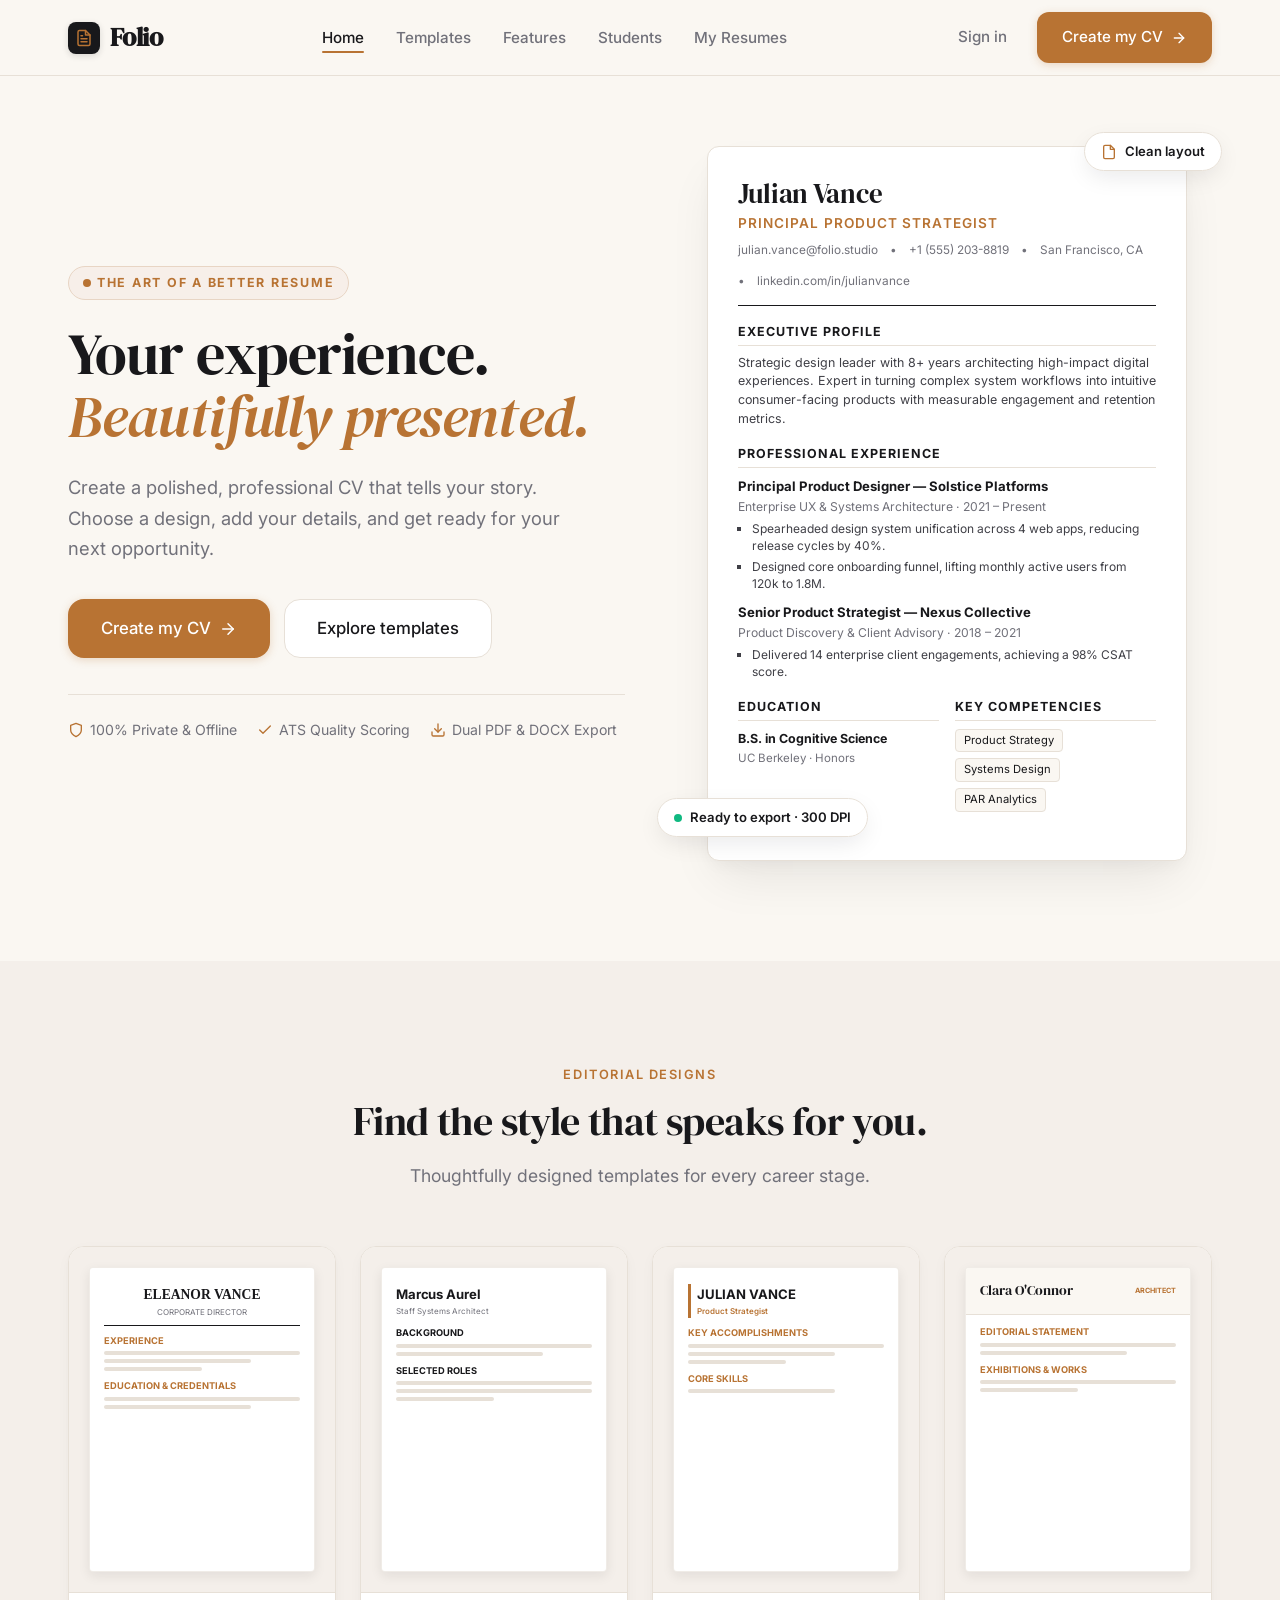
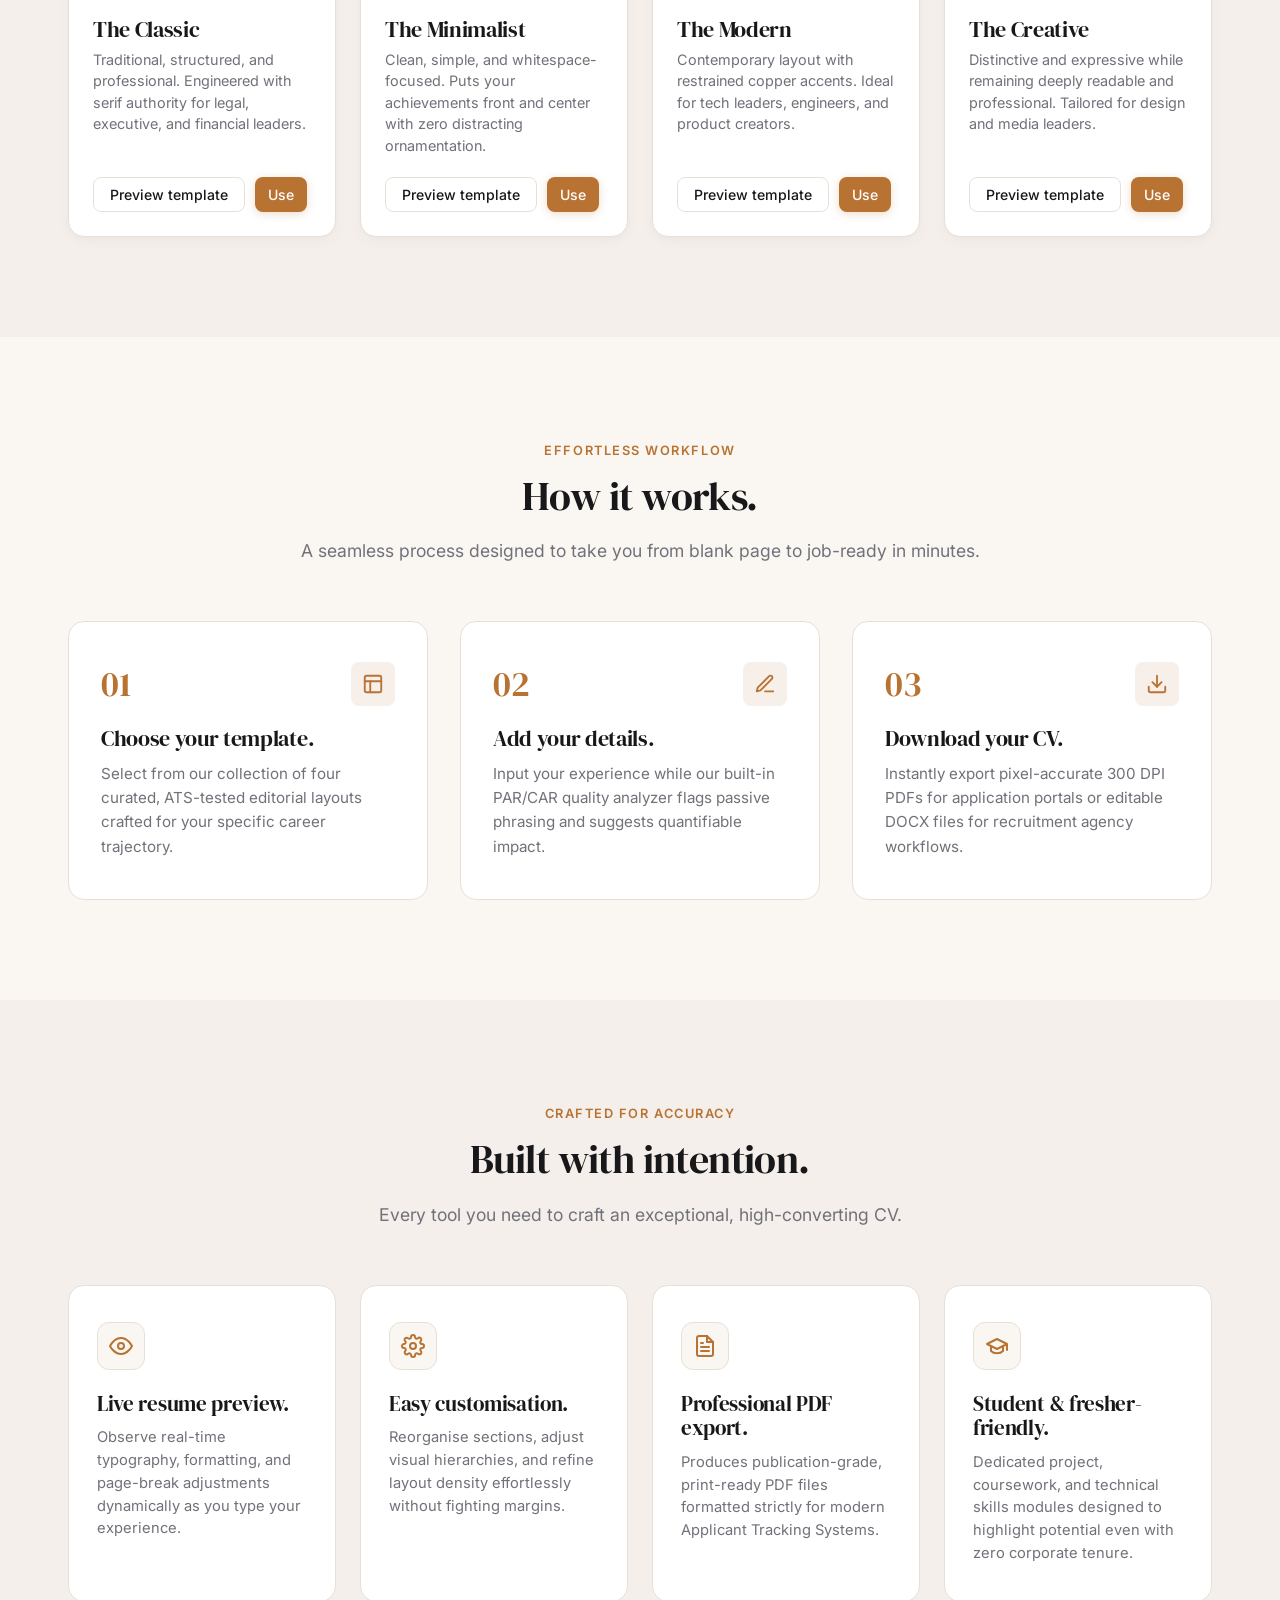
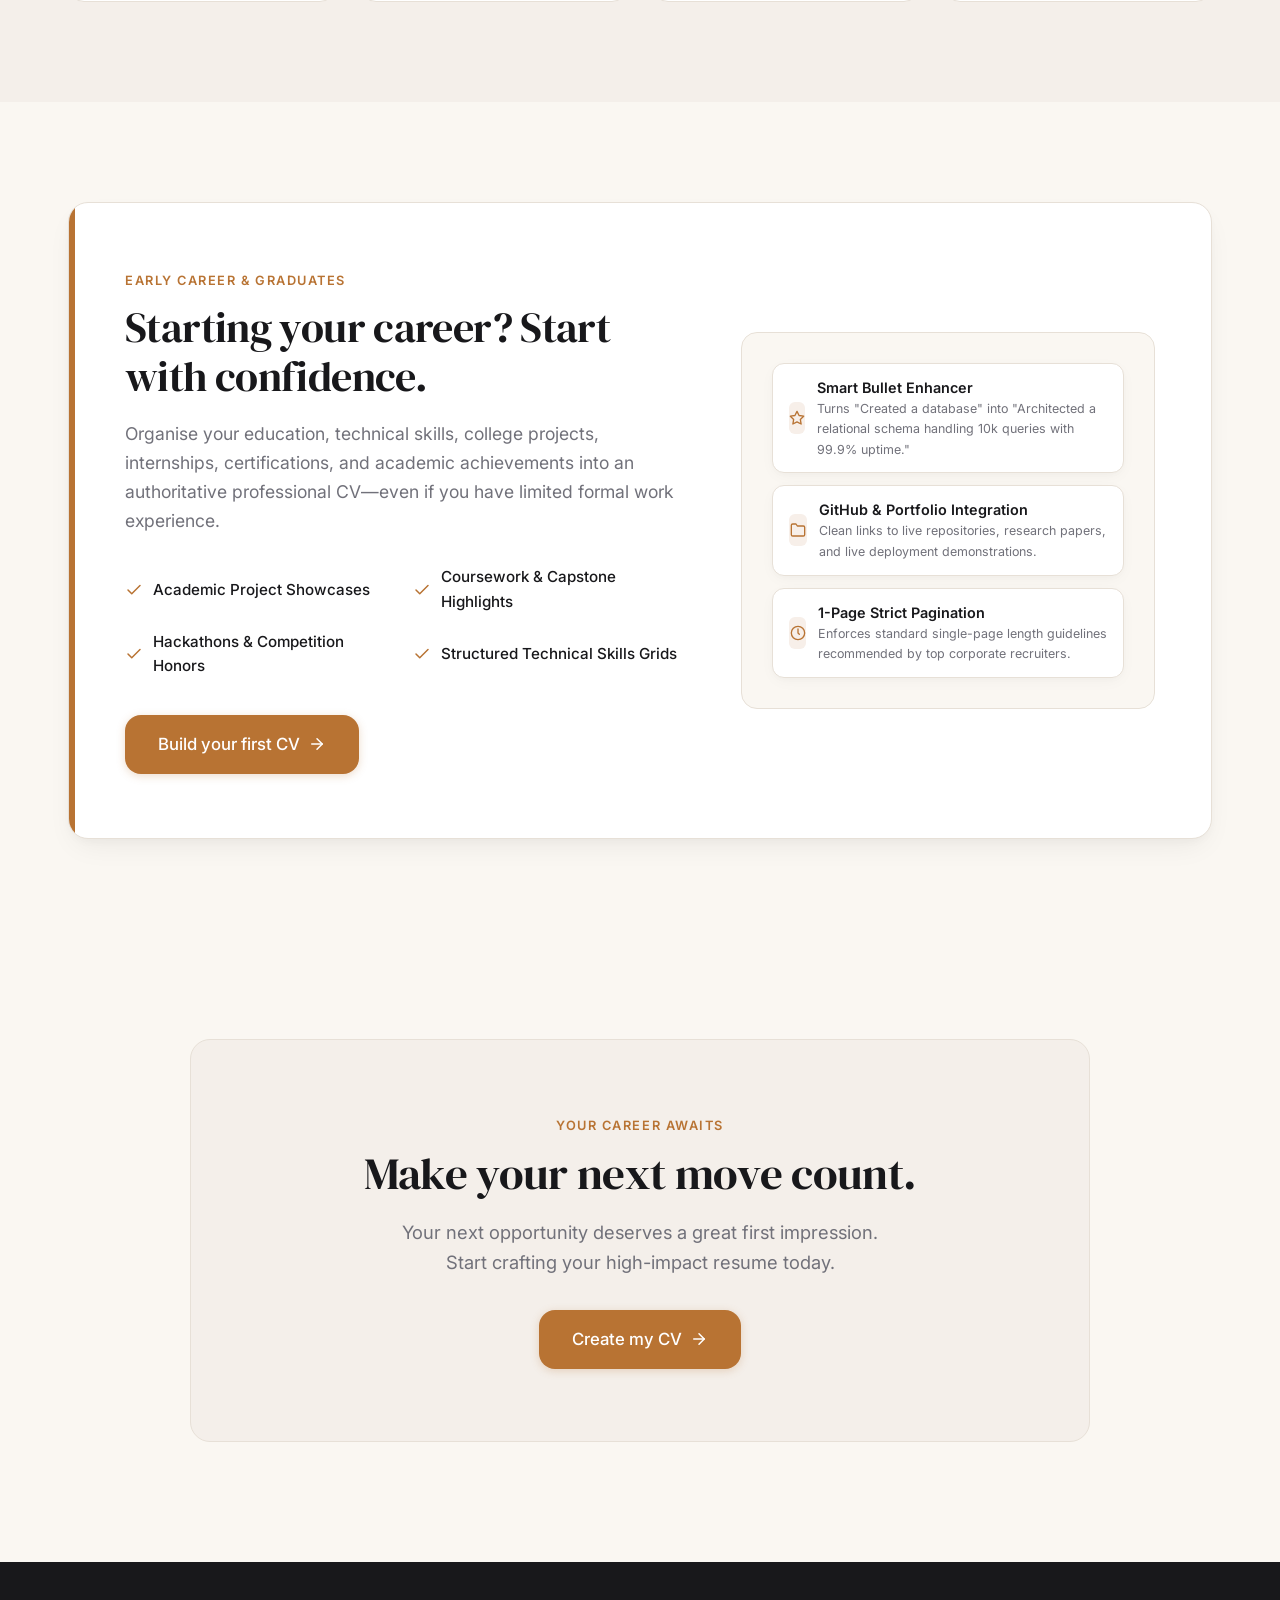
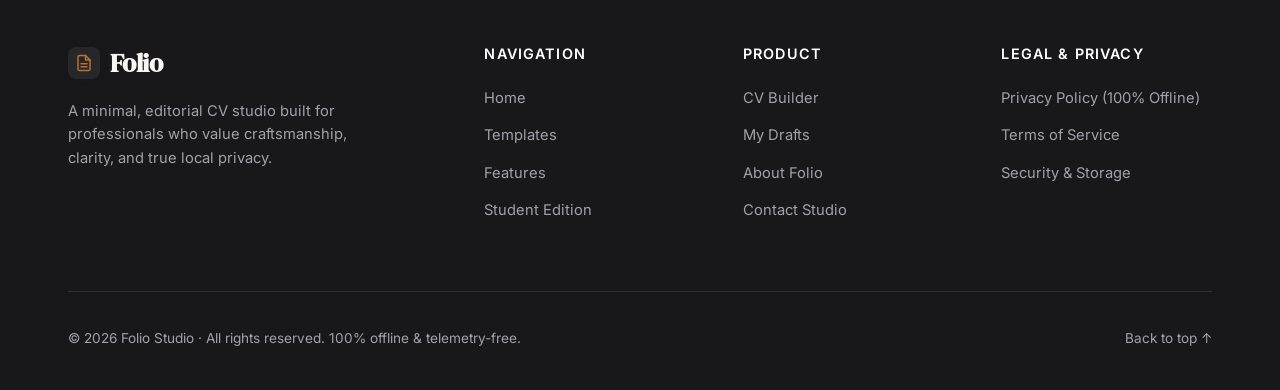
<file: web/index.html>
<!DOCTYPE html>
<html lang="en">
<head>
  <meta charset="UTF-8">
  <meta name="viewport" content="width=device-width, initial-scale=1.0">
  <title>Folio — The Art of a Better Resume</title>
  <meta name="description" content="Design a polished, production-quality CV that tells your story. Premium, 100% offline, editorial resume builder with live preview and dual export.">
  <link rel="stylesheet" href="static/css/styles.css">
  <link rel="icon" type="image/svg+xml" href="data:image/svg+xml,<svg xmlns='http://www.w3.org/2000/svg' viewBox='0 0 24 24' fill='%2318181B'><rect width='24' height='24' rx='6' fill='%2318181B'/><path d='M8 6h8M8 11h8M8 16h5' stroke='%23B87333' stroke-width='2' stroke-linecap='round'/></svg>">
</head>
<body>

  <!-- =========================================================================
       1. NAVIGATION BAR
       ========================================================================= -->
  <header class="navbar">
    <div class="container nav-container">
      <a href="#home" class="brand-logo" aria-label="Folio Home">
        <span class="brand-mark" aria-hidden="true">
          <svg viewBox="0 0 24 24" fill="none" stroke="currentColor" stroke-width="2" stroke-linecap="round" stroke-linejoin="round">
            <path d="M14 2H6a2 2 0 0 0-2 2v16a2 2 0 0 0 2 2h12a2 2 0 0 0 2-2V8z"></path>
            <polyline points="14 2 14 8 20 8"></polyline>
            <line x1="16" y1="13" x2="8" y2="13"></line>
            <line x1="16" y1="17" x2="8" y2="17"></line>
            <polyline points="10 9 9 9 8 9"></polyline>
          </svg>
        </span>
        Folio
      </a>

      <nav aria-label="Main Navigation">
        <ul class="nav-menu">
          <li><a href="#home" class="nav-link active">Home</a></li>
          <li><a href="#templates" class="nav-link">Templates</a></li>
          <li><a href="#features" class="nav-link">Features</a></li>
          <li><a href="#students" class="nav-link">Students</a></li>
          <li><a href="#my-resumes" class="nav-link trigger-auth">My Resumes</a></li>
        </ul>
      </nav>

      <div class="nav-actions">
        <a href="#signin" class="nav-sign-in trigger-auth">Sign in</a>
        <a href="#create" class="btn btn-primary trigger-create-cv">
          <span>Create my CV</span>
          <svg width="16" height="16" viewBox="0 0 24 24" fill="none" stroke="currentColor" stroke-width="2" stroke-linecap="round" stroke-linejoin="round">
            <line x1="5" y1="12" x2="19" y2="12"></line>
            <polyline points="12 5 19 12 12 19"></polyline>
          </svg>
        </a>
      </div>

      <button class="mobile-toggle" aria-label="Toggle navigation menu" aria-expanded="false">
        <svg width="24" height="24" viewBox="0 0 24 24" fill="none" stroke="currentColor" stroke-width="2" stroke-linecap="round" stroke-linejoin="round">
          <line x1="3" y1="12" x2="21" y2="12"></line>
          <line x1="3" y1="6" x2="21" y2="6"></line>
          <line x1="3" y1="18" x2="21" y2="18"></line>
        </svg>
      </button>
    </div>
  </header>

  <!-- Mobile Navigation Drawer -->
  <div class="mobile-nav-drawer" aria-label="Mobile Navigation">
    <a href="#home" class="nav-link">Home</a>
    <a href="#templates" class="nav-link">Templates</a>
    <a href="#features" class="nav-link">Features</a>
    <a href="#students" class="nav-link">Student Edition</a>
    <a href="#my-resumes" class="nav-link trigger-auth">My Resumes</a>
    <hr style="border: 0; border-top: 1px solid var(--border-color); margin: 8px 0;">
    <a href="#signin" class="btn btn-secondary trigger-auth" style="width: 100%;">Sign in</a>
    <a href="#create" class="btn btn-primary trigger-create-cv" style="width: 100%;">Create my CV</a>
  </div>

  <main>
    <!-- =========================================================================
         2. HERO SECTION
         ========================================================================= -->
    <section id="home" class="section hero-section">
      <div class="container">
        <div class="hero-grid">
          
          <!-- Left Column: Copy & Actions -->
          <div class="hero-content">
            <div class="eyebrow-badge">
              <span class="floating-dot" style="background-color: var(--accent-copper);"></span>
              THE ART OF A BETTER RESUME
            </div>

            <h1 class="hero-title">
              Your experience.<br>
              <em>Beautifully presented.</em>
            </h1>

            <p class="hero-description">
              Create a polished, professional CV that tells your story. Choose a design, add your details, and get ready for your next opportunity.
            </p>

            <div class="hero-cta-group">
              <a href="#create" class="btn btn-primary btn-lg trigger-create-cv">
                <span>Create my CV</span>
                <svg width="18" height="18" viewBox="0 0 24 24" fill="none" stroke="currentColor" stroke-width="2" stroke-linecap="round" stroke-linejoin="round">
                  <line x1="5" y1="12" x2="19" y2="12"></line>
                  <polyline points="12 5 19 12 12 19"></polyline>
                </svg>
              </a>

              <a href="#templates" class="btn btn-secondary btn-lg">
                Explore templates
              </a>
            </div>

            <div class="hero-trust-bar">
              <div class="trust-item">
                <svg viewBox="0 0 24 24" fill="none" stroke="currentColor" stroke-width="2" stroke-linecap="round" stroke-linejoin="round"><path d="M12 22s8-4 8-10V5l-8-3-8 3v7c0 6 8 10 8 10z"></path></svg>
                <span>100% Private & Offline</span>
              </div>
              <div class="trust-item">
                <svg viewBox="0 0 24 24" fill="none" stroke="currentColor" stroke-width="2" stroke-linecap="round" stroke-linejoin="round"><polyline points="20 6 9 17 4 12"></polyline></svg>
                <span>ATS Quality Scoring</span>
              </div>
              <div class="trust-item">
                <svg viewBox="0 0 24 24" fill="none" stroke="currentColor" stroke-width="2" stroke-linecap="round" stroke-linejoin="round"><path d="M21 15v4a2 2 0 0 1-2 2H5a2 2 0 0 1-2-2v-4"></path><polyline points="7 10 12 15 17 10"></polyline><line x1="12" y1="15" x2="12" y2="3"></line></svg>
                <span>Dual PDF & DOCX Export</span>
              </div>
            </div>
          </div>

          <!-- Right Column: Realistic Elevated Paper Resume Preview -->
          <div class="hero-preview-wrapper">
            <!-- Floating UI Labels -->
            <div class="floating-badge floating-badge-top">
              <svg viewBox="0 0 24 24" fill="none" stroke="currentColor" stroke-width="2" stroke-linecap="round" stroke-linejoin="round"><path d="M14 2H6a2 2 0 0 0-2 2v16a2 2 0 0 0 2 2h12a2 2 0 0 0 2-2V8z"></path><polyline points="14 2 14 8 20 8"></polyline></svg>
              <span>Clean layout</span>
            </div>

            <div class="floating-badge floating-badge-bottom">
              <span class="floating-dot"></span>
              <span>Ready to export · 300 DPI</span>
            </div>

            <!-- Elevated Paper Card -->
            <article class="resume-paper-card" aria-label="Resume Preview for Julian Vance">
              <header class="cv-preview-header">
                <h2 class="cv-candidate-name">Julian Vance</h2>
                <div class="cv-candidate-title">Principal Product Strategist</div>
                <div class="cv-candidate-meta">
                  <span>julian.vance@folio.studio</span>
                  <span>•</span>
                  <span>+1 (555) 203-8819</span>
                  <span>•</span>
                  <span>San Francisco, CA</span>
                  <span>•</span>
                  <span>linkedin.com/in/julianvance</span>
                </div>
              </header>

              <!-- Profile Summary -->
              <section class="cv-section">
                <div class="cv-sec-title">Executive Profile</div>
                <p class="cv-p">
                  Strategic design leader with 8+ years architecting high-impact digital experiences. Expert in turning complex system workflows into intuitive consumer-facing products with measurable engagement and retention metrics.
                </p>
              </section>

              <!-- Experience -->
              <section class="cv-section">
                <div class="cv-sec-title">Professional Experience</div>
                
                <div class="cv-item">
                  <div class="cv-item-row">
                    <span class="cv-item-title">Principal Product Designer — Solstice Platforms</span>
                  </div>
                  <div class="cv-item-sub">Enterprise UX & Systems Architecture · 2021 – Present</div>
                  <ul class="cv-bullets">
                    <li>Spearheaded design system unification across 4 web apps, reducing release cycles by 40%.</li>
                    <li>Designed core onboarding funnel, lifting monthly active users from 120k to 1.8M.</li>
                  </ul>
                </div>

                <div class="cv-item">
                  <div class="cv-item-row">
                    <span class="cv-item-title">Senior Product Strategist — Nexus Collective</span>
                  </div>
                  <div class="cv-item-sub">Product Discovery & Client Advisory · 2018 – 2021</div>
                  <ul class="cv-bullets">
                    <li>Delivered 14 enterprise client engagements, achieving a 98% CSAT score.</li>
                  </ul>
                </div>
              </section>

              <!-- Education & Skills -->
              <div style="display: grid; grid-template-columns: 1fr 1fr; gap: 16px;">
                <section class="cv-section">
                  <div class="cv-sec-title">Education</div>
                  <div class="cv-item-title" style="font-size: 0.78rem;">B.S. in Cognitive Science</div>
                  <div class="cv-item-sub" style="font-size: 0.72rem;">UC Berkeley · Honors</div>
                </section>

                <section class="cv-section">
                  <div class="cv-sec-title">Key Competencies</div>
                  <div class="cv-tags">
                    <span class="cv-tag">Product Strategy</span>
                    <span class="cv-tag">Systems Design</span>
                    <span class="cv-tag">PAR Analytics</span>
                  </div>
                </section>
              </div>
            </article>
          </div>

        </div>
      </div>
    </section>

    <!-- =========================================================================
         3. TEMPLATE SHOWCASE SECTION
         ========================================================================= -->
    <section id="templates" class="section section-alt">
      <div class="container">
        <header class="section-header">
          <span class="section-eyebrow">EDITORIAL DESIGNS</span>
          <h2 class="section-title">Find the style that speaks for you.</h2>
          <p class="section-subtitle">Thoughtfully designed templates for every career stage.</p>
        </header>

        <div class="templates-grid">
          
          <!-- 1. The Classic -->
          <div class="template-card tpl-classic">
            <div class="template-preview-frame">
              <div class="template-mini-sheet">
                <div class="mini-header">
                  <div class="mini-name">ELEANOR VANCE</div>
                  <div style="font-size: 0.5rem; color: #71717A; text-transform: uppercase;">Corporate Director</div>
                </div>
                <div class="mini-sec">
                  <div class="mini-sec-title">Experience</div>
                  <div class="mini-line mini-line-lg"></div>
                  <div class="mini-line mini-line-md"></div>
                  <div class="mini-line mini-line-sm"></div>
                </div>
                <div class="mini-sec">
                  <div class="mini-sec-title">Education & Credentials</div>
                  <div class="mini-line mini-line-lg"></div>
                  <div class="mini-line mini-line-md"></div>
                </div>
              </div>
            </div>
            <div class="template-info">
              <h3 class="template-name">The Classic</h3>
              <p class="template-desc">Traditional, structured, and professional. Engineered with serif authority for legal, executive, and financial leaders.</p>
              <div class="template-actions">
                <button class="btn btn-secondary btn-sm" data-template="classic">Preview template</button>
                <button class="btn btn-primary btn-sm trigger-create-cv" style="padding: 8px 12px;">Use</button>
              </div>
            </div>
          </div>

          <!-- 2. The Minimalist -->
          <div class="template-card tpl-minimal">
            <div class="template-preview-frame">
              <div class="template-mini-sheet">
                <div class="mini-header">
                  <div class="mini-name">Marcus Aurel</div>
                  <div style="font-size: 0.5rem; color: #71717A;">Staff Systems Architect</div>
                </div>
                <div class="mini-sec">
                  <div class="mini-sec-title" style="color: #18181B;">Background</div>
                  <div class="mini-line mini-line-lg"></div>
                  <div class="mini-line mini-line-md"></div>
                </div>
                <div class="mini-sec">
                  <div class="mini-sec-title" style="color: #18181B;">Selected Roles</div>
                  <div class="mini-line mini-line-lg"></div>
                  <div class="mini-line mini-line-lg"></div>
                  <div class="mini-line mini-line-sm"></div>
                </div>
              </div>
            </div>
            <div class="template-info">
              <h3 class="template-name">The Minimalist</h3>
              <p class="template-desc">Clean, simple, and whitespace-focused. Puts your achievements front and center with zero distracting ornamentation.</p>
              <div class="template-actions">
                <button class="btn btn-secondary btn-sm" data-template="minimalist">Preview template</button>
                <button class="btn btn-primary btn-sm trigger-create-cv" style="padding: 8px 12px;">Use</button>
              </div>
            </div>
          </div>

          <!-- 3. The Modern -->
          <div class="template-card tpl-modern">
            <div class="template-preview-frame">
              <div class="template-mini-sheet">
                <div class="mini-header">
                  <div class="mini-name">JULIAN VANCE</div>
                  <div style="font-size: 0.5rem; color: #B87333; font-weight: 600;">Product Strategist</div>
                </div>
                <div class="mini-sec">
                  <div class="mini-sec-title">Key Accomplishments</div>
                  <div class="mini-line mini-line-lg"></div>
                  <div class="mini-line mini-line-md"></div>
                  <div class="mini-line mini-line-sm"></div>
                </div>
                <div class="mini-sec">
                  <div class="mini-sec-title">Core Skills</div>
                  <div class="mini-line mini-line-md"></div>
                </div>
              </div>
            </div>
            <div class="template-info">
              <h3 class="template-name">The Modern</h3>
              <p class="template-desc">Contemporary layout with restrained copper accents. Ideal for tech leaders, engineers, and product creators.</p>
              <div class="template-actions">
                <button class="btn btn-secondary btn-sm" data-template="modern">Preview template</button>
                <button class="btn btn-primary btn-sm trigger-create-cv" style="padding: 8px 12px;">Use</button>
              </div>
            </div>
          </div>

          <!-- 4. The Creative -->
          <div class="template-card tpl-creative">
            <div class="template-preview-frame">
              <div class="template-mini-sheet">
                <div class="mini-header">
                  <div class="mini-name" style="font-family: 'DM Serif Display', Georgia, serif; font-size: 0.85rem;">Clara O'Connor</div>
                  <span style="font-size: 0.45rem; color: #B87333; font-weight: bold;">ARCHITECT</span>
                </div>
                <div class="mini-sec">
                  <div class="mini-sec-title">Editorial Statement</div>
                  <div class="mini-line mini-line-lg"></div>
                  <div class="mini-line mini-line-md"></div>
                </div>
                <div class="mini-sec">
                  <div class="mini-sec-title">Exhibitions & Works</div>
                  <div class="mini-line mini-line-lg"></div>
                  <div class="mini-line mini-line-sm"></div>
                </div>
              </div>
            </div>
            <div class="template-info">
              <h3 class="template-name">The Creative</h3>
              <p class="template-desc">Distinctive and expressive while remaining deeply readable and professional. Tailored for design and media leaders.</p>
              <div class="template-actions">
                <button class="btn btn-secondary btn-sm" data-template="creative">Preview template</button>
                <button class="btn btn-primary btn-sm trigger-create-cv" style="padding: 8px 12px;">Use</button>
              </div>
            </div>
          </div>

        </div>
      </div>
    </section>

    <!-- =========================================================================
         4. HOW IT WORKS
         ========================================================================= -->
    <section class="section">
      <div class="container">
        <header class="section-header">
          <span class="section-eyebrow">EFFORTLESS WORKFLOW</span>
          <h2 class="section-title">How it works.</h2>
          <p class="section-subtitle">A seamless process designed to take you from blank page to job-ready in minutes.</p>
        </header>

        <div class="steps-grid">
          
          <div class="step-card">
            <div class="step-number">
              <span>01</span>
              <div class="step-icon-wrap">
                <svg viewBox="0 0 24 24" fill="none" stroke="currentColor" stroke-width="2" stroke-linecap="round" stroke-linejoin="round"><rect x="3" y="3" width="18" height="18" rx="2" ry="2"></rect><line x1="3" y1="9" x2="21" y2="9"></line><line x1="9" y1="21" x2="9" y2="9"></line></svg>
              </div>
            </div>
            <h3 class="step-title">Choose your template.</h3>
            <p class="step-desc">Select from our collection of four curated, ATS-tested editorial layouts crafted for your specific career trajectory.</p>
          </div>

          <div class="step-card">
            <div class="step-number">
              <span>02</span>
              <div class="step-icon-wrap">
                <svg viewBox="0 0 24 24" fill="none" stroke="currentColor" stroke-width="2" stroke-linecap="round" stroke-linejoin="round"><path d="M12 20h9"></path><path d="M16.5 3.5a2.121 2.121 0 0 1 3 3L7 19l-4 1 1-4L16.5 3.5z"></path></svg>
              </div>
            </div>
            <h3 class="step-title">Add your details.</h3>
            <p class="step-desc">Input your experience while our built-in PAR/CAR quality analyzer flags passive phrasing and suggests quantifiable impact.</p>
          </div>

          <div class="step-card">
            <div class="step-number">
              <span>03</span>
              <div class="step-icon-wrap">
                <svg viewBox="0 0 24 24" fill="none" stroke="currentColor" stroke-width="2" stroke-linecap="round" stroke-linejoin="round"><path d="M21 15v4a2 2 0 0 1-2 2H5a2 2 0 0 1-2-2v-4"></path><polyline points="7 10 12 15 17 10"></polyline><line x1="12" y1="15" x2="12" y2="3"></line></svg>
              </div>
            </div>
            <h3 class="step-title">Download your CV.</h3>
            <p class="step-desc">Instantly export pixel-accurate 300 DPI PDFs for application portals or editable DOCX files for recruitment agency workflows.</p>
          </div>

        </div>
      </div>
    </section>

    <!-- =========================================================================
         5. FEATURES SECTION
         ========================================================================= -->
    <section id="features" class="section section-alt">
      <div class="container">
        <header class="section-header">
          <span class="section-eyebrow">CRAFTED FOR ACCURACY</span>
          <h2 class="section-title">Built with intention.</h2>
          <p class="section-subtitle">Every tool you need to craft an exceptional, high-converting CV.</p>
        </header>

        <div class="features-grid">
          
          <div class="feature-card">
            <div class="feature-icon-box">
              <svg viewBox="0 0 24 24" fill="none" stroke="currentColor" stroke-width="2" stroke-linecap="round" stroke-linejoin="round"><path d="M1 12s4-8 11-8 11 8 11 8-4 8-11 8-11-8-11-8z"></path><circle cx="12" cy="12" r="3"></circle></svg>
            </div>
            <h3 class="feature-title">Live resume preview.</h3>
            <p class="feature-desc">Observe real-time typography, formatting, and page-break adjustments dynamically as you type your experience.</p>
          </div>

          <div class="feature-card">
            <div class="feature-icon-box">
              <svg viewBox="0 0 24 24" fill="none" stroke="currentColor" stroke-width="2" stroke-linecap="round" stroke-linejoin="round"><circle cx="12" cy="12" r="3"></circle><path d="M19.4 15a1.65 1.65 0 0 0 .33 1.82l.06.06a2 2 0 0 1 0 2.83 2 2 0 0 1-2.83 0l-.06-.06a1.65 1.65 0 0 0-1.82-.33 1.65 1.65 0 0 0-1 1.51V21a2 2 0 0 1-2 2 2 2 0 0 1-2-2v-.09A1.65 1.65 0 0 0 9 19.4a1.65 1.65 0 0 0-1.82.33l-.06.06a2 2 0 0 1-2.83 0 2 2 0 0 1 0-2.83l.06-.06a1.65 1.65 0 0 0 .33-1.82 1.65 1.65 0 0 0-1.51-1H3a2 2 0 0 1-2-2 2 2 0 0 1 2-2h.09A1.65 1.65 0 0 0 4.6 9a1.65 1.65 0 0 0-.33-1.82l-.06-.06a2 2 0 0 1 0-2.83 2 2 0 0 1 2.83 0l.06.06a1.65 1.65 0 0 0 1.82.33H9a1.65 1.65 0 0 0 1-1.51V3a2 2 0 0 1 2-2 2 2 0 0 1 2 2v.09a1.65 1.65 0 0 0 1 1.51 1.65 1.65 0 0 0 1.82-.33l.06-.06a2 2 0 0 1 2.83 0 2 2 0 0 1 0 2.83l-.06.06a1.65 1.65 0 0 0-.33 1.82V9a1.65 1.65 0 0 0 1.51 1H21a2 2 0 0 1 2 2 2 2 0 0 1-2 2h-.09a1.65 1.65 0 0 0-1.51 1z"></path></svg>
            </div>
            <h3 class="feature-title">Easy customisation.</h3>
            <p class="feature-desc">Reorganise sections, adjust visual hierarchies, and refine layout density effortlessly without fighting margins.</p>
          </div>

          <div class="feature-card">
            <div class="feature-icon-box">
              <svg viewBox="0 0 24 24" fill="none" stroke="currentColor" stroke-width="2" stroke-linecap="round" stroke-linejoin="round"><path d="M14 2H6a2 2 0 0 0-2 2v16a2 2 0 0 0 2 2h12a2 2 0 0 0 2-2V8z"></path><polyline points="14 2 14 8 20 8"></polyline><line x1="16" y1="13" x2="8" y2="13"></line><line x1="16" y1="17" x2="8" y2="17"></line><polyline points="10 9 9 9 8 9"></polyline></svg>
            </div>
            <h3 class="feature-title">Professional PDF export.</h3>
            <p class="feature-desc">Produces publication-grade, print-ready PDF files formatted strictly for modern Applicant Tracking Systems.</p>
          </div>

          <div class="feature-card">
            <div class="feature-icon-box">
              <svg viewBox="0 0 24 24" fill="none" stroke="currentColor" stroke-width="2" stroke-linecap="round" stroke-linejoin="round"><path d="M22 10v6M2 10l10-5 10 5-10 5z"></path><path d="M6 12v5c3 3 9 3 12 0v-5"></path></svg>
            </div>
            <h3 class="feature-title">Student & fresher-friendly.</h3>
            <p class="feature-desc">Dedicated project, coursework, and technical skills modules designed to highlight potential even with zero corporate tenure.</p>
          </div>

        </div>
      </div>
    </section>

    <!-- =========================================================================
         6. STUDENT-FRIENDLY SECTION
         ========================================================================= -->
    <section id="students" class="section">
      <div class="container">
        <div class="student-card">
          
          <div class="student-text-content">
            <span class="section-eyebrow">EARLY CAREER & GRADUATES</span>
            <h2 class="student-headline font-serif">Starting your career? Start with confidence.</h2>
            <p class="student-desc">
              Organise your education, technical skills, college projects, internships, certifications, and academic achievements into an authoritative professional CV—even if you have limited formal work experience.
            </p>

            <ul class="student-features-list">
              <li class="student-feature-item">
                <svg viewBox="0 0 24 24" fill="none" stroke="currentColor" stroke-width="2" stroke-linecap="round" stroke-linejoin="round"><polyline points="20 6 9 17 4 12"></polyline></svg>
                <span>Academic Project Showcases</span>
              </li>
              <li class="student-feature-item">
                <svg viewBox="0 0 24 24" fill="none" stroke="currentColor" stroke-width="2" stroke-linecap="round" stroke-linejoin="round"><polyline points="20 6 9 17 4 12"></polyline></svg>
                <span>Coursework & Capstone Highlights</span>
              </li>
              <li class="student-feature-item">
                <svg viewBox="0 0 24 24" fill="none" stroke="currentColor" stroke-width="2" stroke-linecap="round" stroke-linejoin="round"><polyline points="20 6 9 17 4 12"></polyline></svg>
                <span>Hackathons & Competition Honors</span>
              </li>
              <li class="student-feature-item">
                <svg viewBox="0 0 24 24" fill="none" stroke="currentColor" stroke-width="2" stroke-linecap="round" stroke-linejoin="round"><polyline points="20 6 9 17 4 12"></polyline></svg>
                <span>Structured Technical Skills Grids</span>
              </li>
            </ul>

            <a href="#create" class="btn btn-primary btn-lg trigger-create-cv">
              <span>Build your first CV</span>
              <svg width="18" height="18" viewBox="0 0 24 24" fill="none" stroke="currentColor" stroke-width="2" stroke-linecap="round" stroke-linejoin="round">
                <line x1="5" y1="12" x2="19" y2="12"></line>
                <polyline points="12 5 19 12 12 19"></polyline>
              </svg>
            </a>
          </div>

          <div class="student-visual-box">
            <div class="student-visual-pill">
              <div class="student-visual-icon">
                <svg viewBox="0 0 24 24" fill="none" stroke="currentColor" stroke-width="2" stroke-linecap="round" stroke-linejoin="round"><polygon points="12 2 15.09 8.26 22 9.27 17 14.14 18.18 21.02 12 17.77 5.82 21.02 7 14.14 2 9.27 8.91 8.26 12 2"></polygon></svg>
              </div>
              <div class="student-visual-text">
                <h4>Smart Bullet Enhancer</h4>
                <p>Turns "Created a database" into "Architected a relational schema handling 10k queries with 99.9% uptime."</p>
              </div>
            </div>

            <div class="student-visual-pill">
              <div class="student-visual-icon">
                <svg viewBox="0 0 24 24" fill="none" stroke="currentColor" stroke-width="2" stroke-linecap="round" stroke-linejoin="round"><path d="M22 19a2 2 0 0 1-2 2H4a2 2 0 0 1-2-2V5a2 2 0 0 1 2-2h5l2 3h9a2 2 0 0 1 2 2z"></path></svg>
              </div>
              <div class="student-visual-text">
                <h4>GitHub & Portfolio Integration</h4>
                <p>Clean links to live repositories, research papers, and live deployment demonstrations.</p>
              </div>
            </div>

            <div class="student-visual-pill">
              <div class="student-visual-icon">
                <svg viewBox="0 0 24 24" fill="none" stroke="currentColor" stroke-width="2" stroke-linecap="round" stroke-linejoin="round"><circle cx="12" cy="12" r="10"></circle><polyline points="12 6 12 12 14 14"></polyline></svg>
              </div>
              <div class="student-visual-text">
                <h4>1-Page Strict Pagination</h4>
                <p>Enforces standard single-page length guidelines recommended by top corporate recruiters.</p>
              </div>
            </div>
          </div>

        </div>
      </div>
    </section>

    <!-- =========================================================================
         7. FINAL CTA
         ========================================================================= -->
    <section class="section" style="padding-bottom: 120px;">
      <div class="container">
        <div class="cta-banner">
          <span class="section-eyebrow">YOUR CAREER AWAITS</span>
          <h2 class="cta-banner-title font-serif">Make your next move count.</h2>
          <p class="cta-banner-subtitle">
            Your next opportunity deserves a great first impression. Start crafting your high-impact resume today.
          </p>
          <a href="#create" class="btn btn-primary btn-lg trigger-create-cv">
            <span>Create my CV</span>
            <svg width="18" height="18" viewBox="0 0 24 24" fill="none" stroke="currentColor" stroke-width="2" stroke-linecap="round" stroke-linejoin="round">
              <line x1="5" y1="12" x2="19" y2="12"></line>
              <polyline points="12 5 19 12 12 19"></polyline>
            </svg>
          </a>
        </div>
      </div>
    </section>
  </main>

  <!-- =========================================================================
       8. FOOTER
       ========================================================================= -->
  <footer class="footer">
    <div class="container">
      <div class="footer-top">
        
        <div class="footer-brand">
          <a href="#home" class="brand-logo" style="color: #FAF7F2;">
            <span class="brand-mark">
              <svg viewBox="0 0 24 24" fill="none" stroke="currentColor" stroke-width="2" stroke-linecap="round" stroke-linejoin="round">
                <path d="M14 2H6a2 2 0 0 0-2 2v16a2 2 0 0 0 2 2h12a2 2 0 0 0 2-2V8z"></path>
                <polyline points="14 2 14 8 20 8"></polyline>
                <line x1="16" y1="13" x2="8" y2="13"></line>
                <line x1="16" y1="17" x2="8" y2="17"></line>
              </svg>
            </span>
            Folio
          </a>
          <p class="footer-desc">
            A minimal, editorial CV studio built for professionals who value craftsmanship, clarity, and true local privacy.
          </p>
        </div>

        <div class="footer-col">
          <h4>Navigation</h4>
          <ul class="footer-links">
            <li><a href="#home">Home</a></li>
            <li><a href="#templates">Templates</a></li>
            <li><a href="#features">Features</a></li>
            <li><a href="#students">Student Edition</a></li>
          </ul>
        </div>

        <div class="footer-col">
          <h4>Product</h4>
          <ul class="footer-links">
            <li><a href="#create" class="trigger-create-cv">CV Builder</a></li>
            <li><a href="#my-resumes" class="trigger-auth">My Drafts</a></li>
            <li><a href="#about" class="trigger-auth">About Folio</a></li>
            <li><a href="#contact" class="trigger-auth">Contact Studio</a></li>
          </ul>
        </div>

        <div class="footer-col">
          <h4>Legal & Privacy</h4>
          <ul class="footer-links">
            <li><a href="#privacy" class="trigger-auth">Privacy Policy (100% Offline)</a></li>
            <li><a href="#terms" class="trigger-auth">Terms of Service</a></li>
            <li><a href="#security" class="trigger-auth">Security & Storage</a></li>
          </ul>
        </div>

      </div>

      <div class="footer-bottom">
        <div>© 2026 Folio Studio · All rights reserved. 100% offline & telemetry-free.</div>
        <div class="footer-bottom-links">
          <a href="#home">Back to top ↑</a>
        </div>
      </div>
    </div>
  </footer>

  <!-- =========================================================================
       9. INTERACTIVE MODALS
       ========================================================================= -->

  <!-- Fullscreen Template Preview Modal -->
  <div id="templateModal" class="modal-overlay" role="dialog" aria-modal="true" aria-labelledby="modalTemplateTitle">
    <div class="modal-container" style="max-width: 720px;">
      <button class="modal-close-btn" aria-label="Close dialog">✕</button>
      <span class="section-eyebrow">TEMPLATE INSPECTOR</span>
      <h3 id="modalTemplateTitle" class="modal-title font-serif">Template Preview</h3>
      <p id="modalTemplateSubtitle" class="modal-subtitle">Full-scale layout preview and design specifications.</p>

      <div id="modalTemplatePreview" class="template-modal-preview"></div>

      <div style="background-color: var(--bg-alt); padding: 18px 20px; border-radius: var(--radius-md); border: 1px solid var(--border-color); margin-bottom: 24px; font-size: 0.88rem;">
        <div style="margin-bottom: 6px;"><strong>Recommended For:</strong> <span id="modalBestFor" style="color: var(--text-muted);"></span></div>
        <div><strong>Design Philosophy:</strong> <span id="modalSummary" style="color: var(--text-muted);"></span></div>
      </div>

      <div style="display: flex; justify-content: flex-end; gap: 12px;">
        <button class="btn btn-secondary modal-close-btn-action" onclick="document.getElementById('templateModal').classList.remove('active'); document.body.style.overflow='';">Close</button>
        <button id="modalUseTemplateBtn" class="btn btn-primary">Use this template →</button>
      </div>
    </div>
  </div>

  <!-- Studio Quick Start & Integration Modal -->
  <div id="builderModal" class="modal-overlay" role="dialog" aria-modal="true" aria-labelledby="builderModalTitle">
    <div class="modal-container">
      <button class="modal-close-btn" aria-label="Close dialog">✕</button>
      <span class="section-eyebrow">FOLIO STUDIO WORKSPACE</span>
      <h3 id="builderModalTitle" class="modal-title font-serif">Create your CV</h3>
      <p class="modal-subtitle">Choose your starting preference to begin editing.</p>

      <div style="display: flex; flex-direction: column; gap: 14px; margin-bottom: 24px;">
        <label style="font-size: 0.9rem; font-weight: 600; color: var(--text-main);">Selected Template:</label>
        <select id="builderTemplateSelect" style="padding: 10px 14px; border-radius: var(--radius-sm); border: 1px solid var(--border-color); background: #FFF; font-family: var(--font-sans); font-size: 0.95rem;">
          <option value="modern">The Modern — Contemporary with restrained copper accents</option>
          <option value="classic">The Classic — Traditional & structured</option>
          <option value="minimalist">The Minimalist — Clean & whitespace-focused</option>
          <option value="creative">The Creative — Distinctive editorial header</option>
        </select>

        <div style="background-color: var(--accent-copper-light); border: 1px solid var(--accent-copper-subtle); padding: 16px; border-radius: var(--radius-md); font-size: 0.88rem; color: var(--text-main); margin-top: 8px;">
          <strong>💡 Offline Studio Integration:</strong><br>
          Folio operates seamlessly both in this browser interface and via our desktop native engine. Your data is stored locally in JSON format with zero cloud telemetry.
        </div>
      </div>

      <div style="display: flex; flex-direction: column; gap: 10px;">
        <button class="btn btn-primary" onclick="window.location.href = 'editor.html?template=' + document.getElementById('builderTemplateSelect').value;">
          Continue with Pre-loaded Sample Profile →
        </button>
        <button class="btn btn-secondary" onclick="localStorage.removeItem('folio_resume_draft'); window.location.href = 'editor.html?template=' + document.getElementById('builderTemplateSelect').value;">
          Start with Blank Document
        </button>
      </div>
    </div>
  </div>

  <!-- Sign In & Privacy / Vault Modal -->
  <div id="authModal" class="modal-overlay" role="dialog" aria-modal="true" aria-labelledby="authModalTitle">
    <div class="modal-container">
      <button class="modal-close-btn" aria-label="Close dialog">✕</button>
      <span class="section-eyebrow">LOCAL VAULT & PRIVACY</span>
      <h3 id="authModalTitle" class="modal-title font-serif">Your Private Space</h3>
      <p class="modal-subtitle">100% offline, private, and secure on your local device.</p>

      <div style="text-align: center; padding: 24px 0;">
        <div style="width: 56px; height: 56px; background: var(--accent-copper-light); border-radius: 50%; display: flex; align-items: center; justify-content: center; margin: 0 auto 16px auto;">
          <svg width="28" height="28" viewBox="0 0 24 24" fill="none" stroke="var(--accent-copper)" stroke-width="2" stroke-linecap="round" stroke-linejoin="round">
            <rect x="3" y="11" width="18" height="11" rx="2" ry="2"></rect>
            <path d="M7 11V7a5 5 0 0 1 10 0v4"></path>
          </svg>
        </div>
        <h4 style="font-size: 1.15rem; font-weight: 600; margin-bottom: 8px;">No Cloud Accounts Required</h4>
        <p style="font-size: 0.92rem; color: var(--text-muted); max-width: 420px; margin: 0 auto 20px auto;">
          Unlike generic online builders, Folio never uploads your personal employment history or contact details to third-party databases. All resume drafts are stored locally as encrypted JSON files.
        </p>
      </div>

      <div style="display: flex; justify-content: flex-end;">
        <button class="btn btn-primary" onclick="document.getElementById('authModal').classList.remove('active'); document.body.style.overflow='';">
          Understood & Continue
        </button>
      </div>
    </div>
  </div>

  <script src="static/js/app.js"></script>
</body>
</html>
</file>
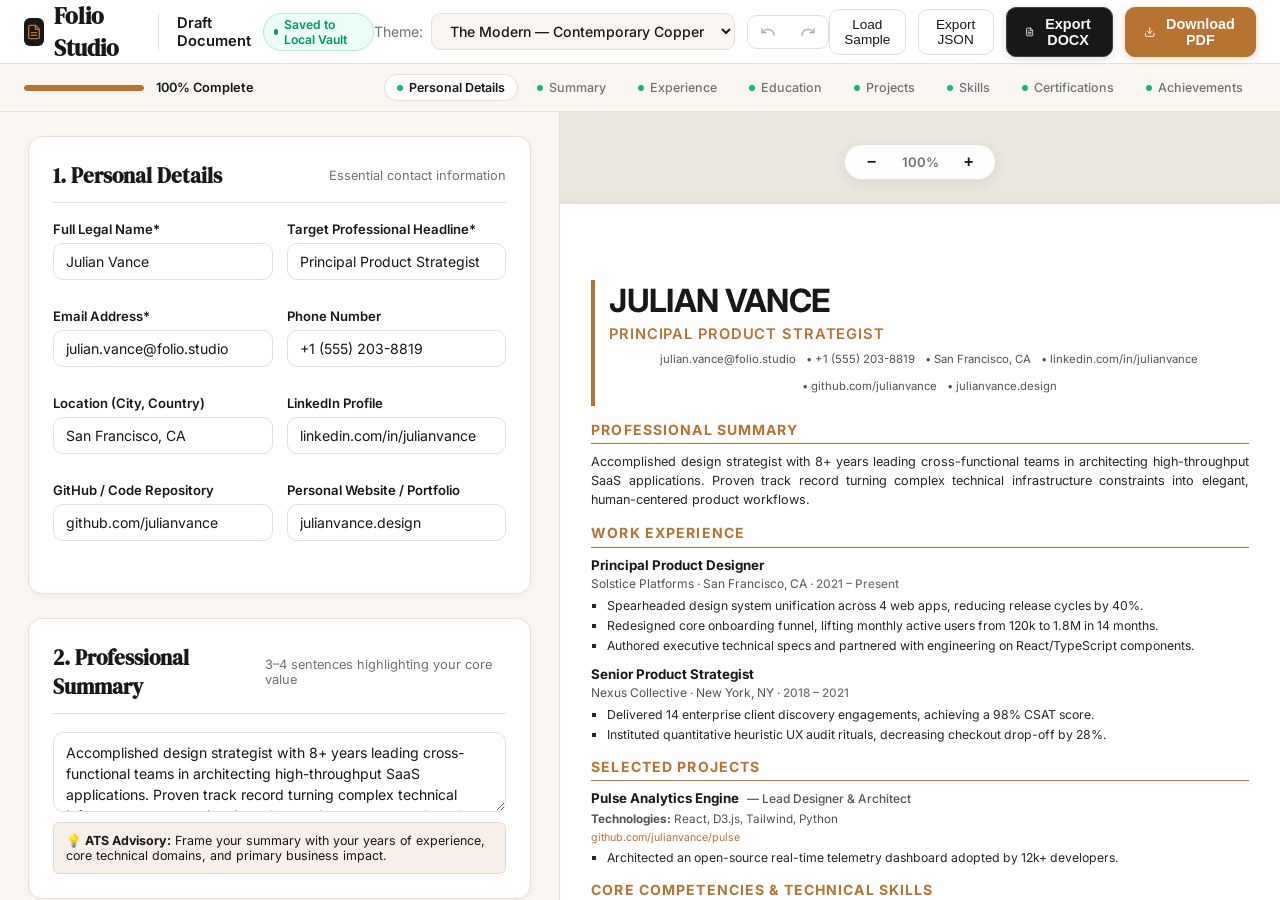
<file: web/editor.html>
<!DOCTYPE html>
<html lang="en">
<head>
  <meta charset="UTF-8">
  <meta name="viewport" content="width=device-width, initial-scale=1.0">
  <title>Folio Studio — CV Creator & Editor</title>
  <meta name="description" content="Two-panel live CV editor with instant A4 preview, undo/redo, local auto-save, and publication-grade PDF export.">
  <link rel="stylesheet" href="static/css/editor.css">
  <link rel="icon" type="image/svg+xml" href="data:image/svg+xml,<svg xmlns='http://www.w3.org/2000/svg' viewBox='0 0 24 24' fill='%2318181B'><rect width='24' height='24' rx='6' fill='%2318181B'/><path d='M8 6h8M8 11h8M8 16h5' stroke='%23B87333' stroke-width='2' stroke-linecap='round'/></svg>">
</head>
<body>

  <!-- =========================================================================
       1. TOP STUDIO TOOLBAR
       ========================================================================= -->
  <header class="studio-navbar">
    <div class="studio-nav-left">
      <a href="index.html" class="studio-logo" title="Return to Folio Homepage">
        <span class="studio-brand-mark">
          <svg viewBox="0 0 24 24" fill="none" stroke="currentColor" stroke-width="2" stroke-linecap="round" stroke-linejoin="round">
            <path d="M14 2H6a2 2 0 0 0-2 2v16a2 2 0 0 0 2 2h12a2 2 0 0 0 2-2V8z"></path>
            <polyline points="14 2 14 8 20 8"></polyline>
            <line x1="16" y1="13" x2="8" y2="13"></line>
            <line x1="16" y1="17" x2="8" y2="17"></line>
          </svg>
        </span>
        Folio Studio
      </a>

      <div class="studio-doc-title">
        <span>Draft Document</span>
        <div id="saveStatusPill" class="save-status-pill">
          <span class="save-dot"></span>
          <span id="saveStatusText">Saved to Local Vault</span>
        </div>
      </div>
    </div>

    <div class="studio-nav-center">
      <div class="template-picker-group">
        <span>Theme:</span>
        <select id="templateSelect" class="studio-select" aria-label="Resume Theme">
          <option value="modern">The Modern — Contemporary Copper</option>
          <option value="classic">The Classic — Traditional Serif</option>
          <option value="minimalist">The Minimalist — Clean Whitespace</option>
          <option value="creative">The Creative — Editorial Masthead</option>
        </select>
      </div>

      <div class="history-btn-group" role="group" aria-label="Undo and Redo">
        <button id="btnUndo" class="tool-icon-btn" title="Undo (Ctrl+Z)" disabled aria-label="Undo">
          <svg viewBox="0 0 24 24" fill="none" stroke="currentColor" stroke-width="2" stroke-linecap="round" stroke-linejoin="round">
            <path d="M3 7v6h6"></path>
            <path d="M21 17a9 9 0 0 0-9-9 9 9 0 0 0-6 2.3L3 13"></path>
          </svg>
        </button>
        <button id="btnRedo" class="tool-icon-btn" title="Redo (Ctrl+Y)" disabled aria-label="Redo">
          <svg viewBox="0 0 24 24" fill="none" stroke="currentColor" stroke-width="2" stroke-linecap="round" stroke-linejoin="round">
            <path d="M21 7v6h-6"></path>
            <path d="M3 17a9 9 0 0 1 9-9 9 9 0 0 1 6 2.3l3 2.7"></path>
          </svg>
        </button>
      </div>
    </div>

    <div class="studio-nav-right">
      <button id="btnLoadSample" class="btn-ghost" title="Reset and load standard executive sample profile">
        Load Sample
      </button>
      <button id="btnExportJson" class="btn-ghost" title="Export local offline JSON draft">
        Export JSON
      </button>
      <button id="btnDownloadDOCX" class="btn-docx" title="Export as genuine Microsoft Word document (.docx)">
        <svg width="16" height="16" viewBox="0 0 24 24" fill="none" stroke="currentColor" stroke-width="2" stroke-linecap="round" stroke-linejoin="round">
          <path d="M14 2H6a2 2 0 0 0-2 2v16a2 2 0 0 0 2 2h12a2 2 0 0 0 2-2V8z"></path>
          <polyline points="14 2 14 8 20 8"></polyline>
          <line x1="16" y1="13" x2="8" y2="13"></line>
          <line x1="16" y1="17" x2="8" y2="17"></line>
          <polyline points="10 9 9 9 8 9"></polyline>
        </svg>
        <span>Export DOCX</span>
      </button>
      <button id="btnDownloadPDF" class="btn-copper" title="Print or download high-resolution A4 PDF">
        <svg width="16" height="16" viewBox="0 0 24 24" fill="none" stroke="currentColor" stroke-width="2" stroke-linecap="round" stroke-linejoin="round">
          <path d="M21 15v4a2 2 0 0 1-2 2H5a2 2 0 0 1-2-2v-4"></path>
          <polyline points="7 10 12 15 17 10"></polyline>
          <line x1="12" y1="15" x2="12" y2="3"></line>
        </svg>
        <span>Download PDF</span>
      </button>
    </div>
  </header>

  <!-- =========================================================================
       2. PROGRESS TRACKER & STEPPER SUB-BAR
       ========================================================================= -->
  <div class="studio-progress-bar-wrap">
    <div class="progress-overall">
      <div class="progress-track">
        <div id="progressFillBar" class="progress-fill" style="width: 75%;"></div>
      </div>
      <span id="progressPercentText" class="progress-text">75% Complete</span>
    </div>

    <div class="section-stepper-rail" role="tablist" aria-label="Resume Sections">
      <div class="step-chip active completed" data-section-step="personal" onclick="document.getElementById('secPersonal').scrollIntoView({behavior: 'smooth'})">
        <span class="step-dot"></span>
        <span>Personal Details</span>
      </div>
      <div class="step-chip completed" data-section-step="summary" onclick="document.getElementById('secSummary').scrollIntoView({behavior: 'smooth'})">
        <span class="step-dot"></span>
        <span>Summary</span>
      </div>
      <div class="step-chip completed" data-section-step="experience" onclick="document.getElementById('secExperience').scrollIntoView({behavior: 'smooth'})">
        <span class="step-dot"></span>
        <span>Experience</span>
      </div>
      <div class="step-chip completed" data-section-step="education" onclick="document.getElementById('secEducation').scrollIntoView({behavior: 'smooth'})">
        <span class="step-dot"></span>
        <span>Education</span>
      </div>
      <div class="step-chip completed" data-section-step="projects" onclick="document.getElementById('secProjects').scrollIntoView({behavior: 'smooth'})">
        <span class="step-dot"></span>
        <span>Projects</span>
      </div>
      <div class="step-chip completed" data-section-step="skills" onclick="document.getElementById('secSkills').scrollIntoView({behavior: 'smooth'})">
        <span class="step-dot"></span>
        <span>Skills</span>
      </div>
      <div class="step-chip completed" data-section-step="certifications" onclick="document.getElementById('secCertifications').scrollIntoView({behavior: 'smooth'})">
        <span class="step-dot"></span>
        <span>Certifications</span>
      </div>
      <div class="step-chip completed" data-section-step="achievements" onclick="document.getElementById('secAchievements').scrollIntoView({behavior: 'smooth'})">
        <span class="step-dot"></span>
        <span>Achievements</span>
      </div>
    </div>
  </div>

  <!-- =========================================================================
       3. TWO-PANEL WORKSPACE
       ========================================================================= -->
  <div class="studio-workspace">
    
    <!-- Left Column: Form Studio -->
    <main class="form-panel" aria-label="CV Form Editor">

      <!-- 1. Personal Details -->
      <section id="secPersonal" class="form-section-card">
        <div class="form-sec-header">
          <h2 class="form-sec-title">1. Personal Details</h2>
          <span class="form-sec-hint">Essential contact information</span>
        </div>
        
        <div class="form-grid-2">
          <div class="form-group">
            <label class="form-label" for="inFullName">Full Legal Name*</label>
            <input type="text" id="inFullName" class="form-input" placeholder="e.g. Julian Vance" required>
          </div>
          <div class="form-group">
            <label class="form-label" for="inHeadline">Target Professional Headline*</label>
            <input type="text" id="inHeadline" class="form-input" placeholder="e.g. Principal Product Strategist">
          </div>
        </div>

        <div class="form-grid-2">
          <div class="form-group">
            <label class="form-label" for="inEmail">Email Address*</label>
            <input type="email" id="inEmail" class="form-input" placeholder="e.g. julian.vance@folio.studio" required>
          </div>
          <div class="form-group">
            <label class="form-label" for="inPhone">Phone Number</label>
            <input type="tel" id="inPhone" class="form-input" placeholder="e.g. +1 (555) 203-8819">
          </div>
        </div>

        <div class="form-grid-2">
          <div class="form-group">
            <label class="form-label" for="inLocation">Location (City, Country)</label>
            <input type="text" id="inLocation" class="form-input" placeholder="e.g. San Francisco, CA or London, UK">
          </div>
          <div class="form-group">
            <label class="form-label" for="inLinkedin">LinkedIn Profile</label>
            <input type="text" id="inLinkedin" class="form-input" placeholder="e.g. linkedin.com/in/julianvance">
          </div>
        </div>

        <div class="form-grid-2">
          <div class="form-group">
            <label class="form-label" for="inGithub">GitHub / Code Repository</label>
            <input type="text" id="inGithub" class="form-input" placeholder="e.g. github.com/julianvance">
          </div>
          <div class="form-group">
            <label class="form-label" for="inWebsite">Personal Website / Portfolio</label>
            <input type="text" id="inWebsite" class="form-input" placeholder="e.g. julianvance.design">
          </div>
        </div>
      </section>

      <!-- 2. Professional Summary -->
      <section id="secSummary" class="form-section-card">
        <div class="form-sec-header">
          <h2 class="form-sec-title">2. Professional Summary</h2>
          <span class="form-sec-hint">3–4 sentences highlighting your core value</span>
        </div>
        <div class="form-group" style="margin-bottom:0;">
          <textarea id="inSummary" class="form-textarea" placeholder="Accomplished design strategist with 8+ years leading cross-functional teams in architecting high-throughput SaaS applications..."></textarea>
          <div class="par-tip-box">
            <strong>💡 ATS Advisory:</strong> Frame your summary with your years of experience, core technical domains, and primary business impact.
          </div>
        </div>
      </section>

      <!-- 3. Work Experience -->
      <section id="secExperience" class="form-section-card">
        <div class="form-sec-header">
          <h2 class="form-sec-title">3. Work Experience</h2>
          <span class="form-sec-hint">Career history & quantifiable results</span>
        </div>
        
        <div id="experienceListContainer"></div>

        <button type="button" id="btnAddExperience" class="btn-add-item">
          <span>+ Add Another Position</span>
        </button>
      </section>

      <!-- 4. Education -->
      <section id="secEducation" class="form-section-card">
        <div class="form-sec-header">
          <h2 class="form-sec-title">4. Education</h2>
          <span class="form-sec-hint">Degrees, institutions, and academic honors</span>
        </div>

        <div id="educationListContainer"></div>

        <button type="button" id="btnAddEducation" class="btn-add-item">
          <span>+ Add Another Degree</span>
        </button>
      </section>

      <!-- 5. Selected Projects -->
      <section id="secProjects" class="form-section-card">
        <div class="form-sec-header">
          <h2 class="form-sec-title">5. Selected Projects</h2>
          <span class="form-sec-hint">Open source, capstones, and architectural achievements</span>
        </div>

        <div id="projectsListContainer"></div>

        <button type="button" id="btnAddProject" class="btn-add-item">
          <span>+ Add Another Project</span>
        </button>
      </section>

      <!-- 6. Skills -->
      <section id="secSkills" class="form-section-card">
        <div class="form-sec-header">
          <h2 class="form-sec-title">6. Core Competencies & Skills</h2>
          <span class="form-sec-hint">Separated by commas</span>
        </div>
        <div class="form-group" style="margin-bottom:0;">
          <input type="text" id="inSkills" class="form-input" placeholder="e.g. Product Strategy, Systems Architecture, React, TypeScript, Python, Heuristic Audits">
          <div class="par-tip-box">
            <strong>💡 Keywords Tip:</strong> High-frequency keywords match modern Applicant Tracking Systems (ATS) indexing algorithms.
          </div>
        </div>
      </section>

      <!-- 7. Certifications -->
      <section id="secCertifications" class="form-section-card">
        <div class="form-sec-header">
          <h2 class="form-sec-title">7. Certifications & Credentials</h2>
          <span class="form-sec-hint">Industry recognized certifications</span>
        </div>

        <div id="certificationsListContainer"></div>

        <button type="button" id="btnAddCert" class="btn-add-item">
          <span>+ Add Certification</span>
        </button>
      </section>

      <!-- 8. Achievements -->
      <section id="secAchievements" class="form-section-card">
        <div class="form-sec-header">
          <h2 class="form-sec-title">8. Honors & Achievements</h2>
          <span class="form-sec-hint">Awards, hackathons, and published recognitions</span>
        </div>

        <div id="achievementsListContainer"></div>

        <button type="button" id="btnAddAchievement" class="btn-add-item">
          <span>+ Add Honor / Achievement</span>
        </button>
      </section>

    </main>

    <!-- Right Column: Live A4 Preview Engine -->
    <aside class="preview-panel" aria-label="Live Resume Preview Canvas">
      
      <!-- Floating Zoom Controls -->
      <div class="preview-floating-toolbar">
        <button id="btnZoomOut" class="zoom-btn" title="Zoom Out">−</button>
        <span id="zoomLabel" class="zoom-label">100%</span>
        <button id="btnZoomIn" class="zoom-btn" title="Zoom In">+</button>
      </div>

      <!-- Scalable A4 Document Paper -->
      <div id="resumeCanvas" class="a4-sheet tpl-modern">
        <!-- Live generated content rendered by editor.js -->
      </div>

    </aside>

  </div>

  <!-- =========================================================================
       4. MOBILE SEGMENTED CONTROLLER
       ========================================================================= -->
  <div class="mobile-view-switch" role="group" aria-label="Switch between Editor and Preview on mobile">
    <button id="btnSwitchEdit" class="switch-btn active">✏️ Form Editor</button>
    <button id="btnSwitchPreview" class="switch-btn">👁️ Live Preview (A4)</button>
  </div>

  <script src="static/js/editor.js"></script>
</body>
</html>
</file>
<file: web/static/css/styles.css>
/* ==============================================================================
   FOLIO — Premium Editorial CV Maker Design System
   Palette: Warm Ivory (#FAF7F2) · Charcoal Black (#18181B) · Copper (#B87333)
   ============================================================================== */

@import url('https://fonts.googleapis.com/css2?family=DM+Serif+Display:ital@0;1&family=Inter:wght@300;400;500;600;700&display=swap');

:root {
  --bg-primary: #FAF7F2;
  --bg-alt: #F4EFEA;
  --text-main: #18181B;
  --text-muted: #71717A;
  --text-light: #94949C;
  --accent-copper: #B87333;
  --accent-copper-hover: #9E6028;
  --accent-copper-light: #F7EFE9;
  --accent-copper-subtle: #E8D5C4;
  --card-bg: #FFFFFF;
  --border-color: #E7E0D7;
  --border-subtle: #F0EAE2;
  --footer-bg: #18181B;
  --footer-text: #FAF7F2;
  --footer-muted: #A1A1AA;
  --radius-sm: 8px;
  --radius-md: 12px;
  --radius-lg: 16px;
  --radius-xl: 20px;
  --shadow-subtle: 0 4px 16px -2px rgba(24, 24, 27, 0.04), 0 2px 6px -1px rgba(24, 24, 27, 0.02);
  --shadow-card: 0 12px 30px -8px rgba(24, 24, 27, 0.07), 0 4px 10px -2px rgba(24, 24, 27, 0.03);
  --shadow-paper: 0 24px 48px -12px rgba(24, 24, 27, 0.09), 0 8px 16px -4px rgba(24, 24, 27, 0.04);
  --font-serif: 'DM Serif Display', Georgia, serif;
  --font-sans: 'Inter', -apple-system, BlinkMacSystemFont, "Segoe UI", Roboto, sans-serif;
  --container-max: 1200px;
  --transition: all 0.25s cubic-bezier(0.16, 1, 0.3, 1);
}

*, *::before, *::after {
  box-sizing: border-box;
  margin: 0;
  padding: 0;
}

html {
  scroll-behavior: smooth;
  font-size: 16px;
}

body {
  font-family: var(--font-sans);
  background-color: var(--bg-primary);
  color: var(--text-main);
  line-height: 1.6;
  -webkit-font-smoothing: antialiased;
  -moz-osx-font-smoothing: grayscale;
  overflow-x: hidden;
}

/* Typography Helpers */
h1, h2, h3, .font-serif {
  font-family: var(--font-serif);
  font-weight: 400;
  color: var(--text-main);
  letter-spacing: -0.015em;
  line-height: 1.18;
}

p {
  color: var(--text-muted);
  font-size: 1.05rem;
  line-height: 1.65;
}

a {
  color: inherit;
  text-decoration: none;
  transition: var(--transition);
}

/* Container */
.container {
  max-width: var(--container-max);
  margin: 0 auto;
  padding: 0 28px;
}

/* Section Shared */
.section {
  padding: 100px 0;
  position: relative;
}

.section-alt {
  background-color: var(--bg-alt);
}

.section-header {
  text-align: center;
  max-width: 680px;
  margin: 0 auto 56px auto;
}

.section-eyebrow {
  display: inline-block;
  font-size: 0.8rem;
  font-weight: 600;
  text-transform: uppercase;
  letter-spacing: 0.12em;
  color: var(--accent-copper);
  margin-bottom: 12px;
}

.section-title {
  font-size: 2.5rem;
  margin-bottom: 16px;
}

.section-subtitle {
  font-size: 1.1rem;
}

/* Buttons */
.btn {
  display: inline-flex;
  align-items: center;
  justify-content: center;
  gap: 8px;
  font-family: var(--font-sans);
  font-size: 0.95rem;
  font-weight: 500;
  padding: 12px 24px;
  border-radius: var(--radius-md);
  border: 1px solid transparent;
  cursor: pointer;
  transition: var(--transition);
  white-space: nowrap;
}

.btn-primary {
  background-color: var(--accent-copper);
  color: #FFFFFF;
  box-shadow: 0 2px 8px rgba(184, 115, 51, 0.25);
}

.btn-primary:hover {
  background-color: var(--accent-copper-hover);
  transform: translateY(-1px);
  box-shadow: 0 6px 16px rgba(184, 115, 51, 0.32);
}

.btn-secondary {
  background-color: transparent;
  color: var(--text-main);
  border-color: var(--border-color);
  background-color: #FFFFFF;
}

.btn-secondary:hover {
  border-color: var(--accent-copper);
  color: var(--accent-copper);
  transform: translateY(-1px);
}

.btn-sm {
  padding: 8px 16px;
  font-size: 0.88rem;
  border-radius: var(--radius-sm);
}

.btn-lg {
  padding: 15px 32px;
  font-size: 1.05rem;
  border-radius: var(--radius-lg);
}

/* ==============================================================================
   1. NAVBAR
   ============================================================================== */
.navbar {
  position: sticky;
  top: 0;
  z-index: 100;
  background-color: rgba(250, 247, 242, 0.94);
  backdrop-filter: blur(10px);
  -webkit-backdrop-filter: blur(10px);
  border-bottom: 1px solid var(--border-color);
  height: 76px;
  display: flex;
  align-items: center;
}

.nav-container {
  display: flex;
  align-items: center;
  justify-content: space-between;
  width: 100%;
}

.brand-logo {
  display: flex;
  align-items: center;
  gap: 10px;
  font-family: var(--font-serif);
  font-size: 1.65rem;
  color: var(--text-main);
  font-weight: 600;
  letter-spacing: -0.02em;
}

.brand-mark {
  width: 32px;
  height: 32px;
  background-color: var(--text-main);
  color: #FFFFFF;
  border-radius: var(--radius-sm);
  display: flex;
  align-items: center;
  justify-content: center;
  font-family: var(--font-serif);
  font-size: 1.05rem;
  font-style: italic;
  box-shadow: 0 2px 6px rgba(24, 24, 27, 0.15);
}

.brand-mark svg {
  width: 18px;
  height: 18px;
  stroke: var(--accent-copper);
}

.nav-menu {
  display: flex;
  align-items: center;
  gap: 32px;
  list-style: none;
}

.nav-link {
  font-size: 0.95rem;
  color: var(--text-muted);
  font-weight: 500;
  position: relative;
  padding: 4px 0;
}

.nav-link:hover, .nav-link.active {
  color: var(--text-main);
}

.nav-link.active::after {
  content: '';
  position: absolute;
  bottom: -2px;
  left: 0;
  right: 0;
  height: 2px;
  background-color: var(--accent-copper);
  border-radius: 2px;
}

.nav-actions {
  display: flex;
  align-items: center;
  gap: 18px;
}

.nav-sign-in {
  font-size: 0.95rem;
  color: var(--text-muted);
  font-weight: 500;
  padding: 8px 12px;
}

.nav-sign-in:hover {
  color: var(--text-main);
}

/* Mobile Toggle */
.mobile-toggle {
  display: none;
  background: transparent;
  border: none;
  cursor: pointer;
  padding: 8px;
  color: var(--text-main);
}

/* ==============================================================================
   2. HERO SECTION
   ============================================================================== */
.hero-section {
  padding: 70px 0 100px 0;
  overflow: hidden;
}

.hero-grid {
  display: grid;
  grid-template-columns: 1.05fr 1fr;
  gap: 56px;
  align-items: center;
}

.hero-content {
  max-width: 580px;
}

.eyebrow-badge {
  display: inline-flex;
  align-items: center;
  gap: 6px;
  font-size: 0.78rem;
  font-weight: 700;
  text-transform: uppercase;
  letter-spacing: 0.14em;
  color: var(--accent-copper);
  background-color: var(--accent-copper-light);
  padding: 6px 14px;
  border-radius: 30px;
  border: 1px solid var(--accent-copper-subtle);
  margin-bottom: 22px;
}

.hero-title {
  font-size: 3.6rem;
  line-height: 1.1;
  margin-bottom: 24px;
  color: var(--text-main);
}

.hero-title span {
  display: block;
}

.hero-title em {
  font-style: italic;
  font-family: var(--font-serif);
  color: var(--accent-copper);
}

.hero-description {
  font-size: 1.15rem;
  color: var(--text-muted);
  margin-bottom: 36px;
  max-width: 520px;
}

.hero-cta-group {
  display: flex;
  align-items: center;
  gap: 14px;
  flex-wrap: wrap;
  margin-bottom: 36px;
}

.hero-trust-bar {
  display: flex;
  align-items: center;
  gap: 20px;
  padding-top: 24px;
  border-top: 1px solid var(--border-color);
  font-size: 0.88rem;
  color: var(--text-muted);
}

.trust-item {
  display: flex;
  align-items: center;
  gap: 6px;
}

.trust-item svg {
  width: 16px;
  height: 16px;
  stroke: var(--accent-copper);
}

/* Realistic Resume Preview Card (Hero Right) */
.hero-preview-wrapper {
  position: relative;
  display: flex;
  justify-content: center;
}

.resume-paper-card {
  background-color: var(--card-bg);
  width: 100%;
  max-width: 480px;
  border-radius: var(--radius-md);
  border: 1px solid var(--border-color);
  box-shadow: var(--shadow-paper);
  padding: 32px 30px;
  position: relative;
  transition: var(--transition);
}

.resume-paper-card:hover {
  transform: translateY(-4px);
  box-shadow: 0 30px 60px -15px rgba(24, 24, 27, 0.12);
}

/* Floating UI Badges */
.floating-badge {
  position: absolute;
  display: inline-flex;
  align-items: center;
  gap: 8px;
  background-color: rgba(255, 255, 255, 0.95);
  backdrop-filter: blur(8px);
  border: 1px solid var(--border-color);
  border-radius: 30px;
  padding: 8px 16px;
  font-size: 0.82rem;
  font-weight: 600;
  color: var(--text-main);
  box-shadow: 0 8px 24px -4px rgba(24, 24, 27, 0.1);
  z-index: 10;
  pointer-events: none;
}

.floating-badge-top {
  top: -14px;
  right: -10px;
}

.floating-badge-bottom {
  bottom: 24px;
  left: -24px;
}

.floating-dot {
  width: 8px;
  height: 8px;
  border-radius: 50%;
  background-color: #10B981;
}

.floating-badge svg {
  width: 16px;
  height: 16px;
  stroke: var(--accent-copper);
}

/* Realistic Mini Resume Content */
.cv-preview-header {
  border-bottom: 1.5px solid var(--text-main);
  padding-bottom: 14px;
  margin-bottom: 16px;
}

.cv-candidate-name {
  font-family: var(--font-serif);
  font-size: 1.7rem;
  color: var(--text-main);
  line-height: 1.1;
  letter-spacing: -0.01em;
}

.cv-candidate-title {
  font-size: 0.85rem;
  font-weight: 600;
  text-transform: uppercase;
  letter-spacing: 0.08em;
  color: var(--accent-copper);
  margin-top: 4px;
}

.cv-candidate-meta {
  display: flex;
  gap: 12px;
  font-size: 0.74rem;
  color: var(--text-muted);
  margin-top: 6px;
  flex-wrap: wrap;
}

.cv-section {
  margin-bottom: 16px;
}

.cv-sec-title {
  font-size: 0.78rem;
  font-weight: 700;
  text-transform: uppercase;
  letter-spacing: 0.08em;
  color: var(--text-main);
  border-bottom: 1px solid var(--border-color);
  padding-bottom: 3px;
  margin-bottom: 8px;
  display: flex;
  justify-content: space-between;
}

.cv-p {
  font-size: 0.78rem;
  line-height: 1.5;
  color: #3F3F46;
}

.cv-item {
  margin-bottom: 10px;
}

.cv-item-row {
  display: flex;
  justify-content: space-between;
  align-items: baseline;
  font-size: 0.82rem;
}

.cv-item-title {
  font-weight: 700;
  color: var(--text-main);
}

.cv-item-date {
  font-size: 0.72rem;
  color: var(--text-muted);
  font-style: italic;
}

.cv-item-sub {
  font-size: 0.76rem;
  color: var(--text-muted);
  margin-bottom: 3px;
}

.cv-bullets {
  list-style: square;
  padding-left: 14px;
  font-size: 0.75rem;
  color: #3F3F46;
  line-height: 1.45;
}

.cv-bullets li {
  margin-bottom: 3px;
}

.cv-tags {
  display: flex;
  flex-wrap: wrap;
  gap: 6px;
  margin-top: 4px;
}

.cv-tag {
  font-size: 0.7rem;
  background-color: var(--bg-primary);
  border: 1px solid var(--border-color);
  padding: 2px 8px;
  border-radius: 4px;
  color: var(--text-main);
}

/* ==============================================================================
   3. TEMPLATES SHOWCASE
   ============================================================================== */
.templates-grid {
  display: grid;
  grid-template-columns: repeat(4, 1fr);
  gap: 24px;
}

.template-card {
  background-color: var(--card-bg);
  border: 1px solid var(--border-color);
  border-radius: var(--radius-lg);
  overflow: hidden;
  transition: var(--transition);
  display: flex;
  flex-direction: column;
  box-shadow: var(--shadow-subtle);
}

.template-card:hover {
  transform: translateY(-6px);
  border-color: var(--accent-copper);
  box-shadow: var(--shadow-card);
}

.template-preview-frame {
  background-color: var(--bg-alt);
  padding: 20px;
  border-bottom: 1px solid var(--border-color);
  display: flex;
  justify-content: center;
  position: relative;
  overflow: hidden;
}

.template-mini-sheet {
  background-color: #FFFFFF;
  width: 100%;
  aspect-ratio: 1 / 1.35;
  border-radius: 4px;
  box-shadow: 0 4px 12px rgba(24, 24, 27, 0.08);
  border: 1px solid rgba(231, 224, 215, 0.6);
  padding: 16px 14px;
  font-size: 0.55rem;
  overflow: hidden;
  position: relative;
}

/* Template Card Variations */
.tpl-classic .mini-header {
  border-bottom: 1.5px solid #18181B;
  padding-bottom: 6px;
  margin-bottom: 8px;
  text-align: center;
}
.tpl-classic .mini-name {
  font-family: Georgia, serif;
  font-size: 0.85rem;
  font-weight: bold;
}

.tpl-minimal .mini-header {
  margin-bottom: 8px;
}
.tpl-minimal .mini-name {
  font-family: var(--font-sans);
  font-size: 0.82rem;
  font-weight: 700;
  letter-spacing: -0.01em;
}

.tpl-modern .mini-header {
  border-left: 3px solid var(--accent-copper);
  padding-left: 6px;
  margin-bottom: 8px;
}
.tpl-modern .mini-name {
  font-size: 0.82rem;
  font-weight: 700;
}

.tpl-creative .mini-header {
  display: flex;
  justify-content: space-between;
  align-items: center;
  background-color: #FAF7F2;
  margin: -16px -14px 10px -14px;
  padding: 12px 14px;
  border-bottom: 1px solid #E7E0D7;
}

.mini-line {
  height: 4px;
  background-color: #E7E0D7;
  border-radius: 2px;
  margin-bottom: 4px;
}
.mini-line-sm { width: 50%; }
.mini-line-md { width: 75%; }
.mini-line-lg { width: 100%; }

.mini-sec {
  margin-top: 8px;
}
.mini-sec-title {
  font-weight: bold;
  font-size: 0.58rem;
  text-transform: uppercase;
  color: var(--accent-copper);
  margin-bottom: 3px;
}

.template-info {
  padding: 24px;
  display: flex;
  flex-direction: column;
  flex-grow: 1;
}

.template-name {
  font-family: var(--font-serif);
  font-size: 1.35rem;
  color: var(--text-main);
  margin-bottom: 6px;
}

.template-desc {
  font-size: 0.9rem;
  color: var(--text-muted);
  line-height: 1.5;
  margin-bottom: 20px;
  flex-grow: 1;
}

.template-actions {
  display: flex;
  align-items: center;
  gap: 10px;
}

/* ==============================================================================
   4. HOW IT WORKS
   ============================================================================== */
.steps-grid {
  display: grid;
  grid-template-columns: repeat(3, 1fr);
  gap: 32px;
  position: relative;
}

.step-card {
  background-color: var(--card-bg);
  border: 1px solid var(--border-color);
  border-radius: var(--radius-lg);
  padding: 40px 32px;
  transition: var(--transition);
  position: relative;
}

.step-card:hover {
  transform: translateY(-4px);
  border-color: var(--accent-copper);
  box-shadow: var(--shadow-card);
}

.step-number {
  font-family: var(--font-serif);
  font-size: 2.2rem;
  color: var(--accent-copper);
  line-height: 1;
  margin-bottom: 20px;
  display: flex;
  align-items: center;
  justify-content: space-between;
}

.step-icon-wrap {
  width: 44px;
  height: 44px;
  background-color: var(--accent-copper-light);
  border-radius: var(--radius-sm);
  display: flex;
  align-items: center;
  justify-content: center;
}

.step-icon-wrap svg {
  width: 22px;
  height: 22px;
  stroke: var(--accent-copper);
}

.step-title {
  font-family: var(--font-serif);
  font-size: 1.35rem;
  margin-bottom: 10px;
}

.step-desc {
  font-size: 0.95rem;
  line-height: 1.6;
}

/* ==============================================================================
   5. FEATURES SECTION
   ============================================================================== */
.features-grid {
  display: grid;
  grid-template-columns: repeat(4, 1fr);
  gap: 24px;
}

.feature-card {
  background-color: var(--card-bg);
  border: 1px solid var(--border-color);
  border-radius: var(--radius-lg);
  padding: 36px 28px;
  transition: var(--transition);
}

.feature-card:hover {
  transform: translateY(-4px);
  border-color: var(--accent-copper);
  box-shadow: var(--shadow-card);
}

.feature-icon-box {
  width: 48px;
  height: 48px;
  border-radius: var(--radius-md);
  background-color: var(--bg-primary);
  border: 1px solid var(--border-color);
  display: flex;
  align-items: center;
  justify-content: center;
  margin-bottom: 22px;
  transition: var(--transition);
}

.feature-card:hover .feature-icon-box {
  background-color: var(--accent-copper);
  border-color: var(--accent-copper);
}

.feature-icon-box svg {
  width: 24px;
  height: 24px;
  stroke: var(--accent-copper);
  transition: var(--transition);
}

.feature-card:hover .feature-icon-box svg {
  stroke: #FFFFFF;
}

.feature-title {
  font-family: var(--font-serif);
  font-size: 1.3rem;
  margin-bottom: 10px;
}

.feature-desc {
  font-size: 0.92rem;
  line-height: 1.55;
}

/* ==============================================================================
   6. STUDENT-FRIENDLY SECTION
   ============================================================================== */
.student-card {
  background-color: var(--card-bg);
  border: 1px solid var(--border-color);
  border-radius: var(--radius-xl);
  padding: 64px 56px;
  box-shadow: var(--shadow-card);
  display: grid;
  grid-template-columns: 1.15fr 0.85fr;
  gap: 56px;
  align-items: center;
  position: relative;
  overflow: hidden;
}

.student-card::before {
  content: '';
  position: absolute;
  top: 0;
  left: 0;
  width: 6px;
  height: 100%;
  background-color: var(--accent-copper);
}

.student-headline {
  font-size: 2.6rem;
  margin-bottom: 18px;
}

.student-desc {
  font-size: 1.1rem;
  margin-bottom: 30px;
}

.student-features-list {
  list-style: none;
  display: grid;
  grid-template-columns: 1fr 1fr;
  gap: 16px;
  margin-bottom: 36px;
}

.student-feature-item {
  display: flex;
  align-items: center;
  gap: 10px;
  font-size: 0.95rem;
  font-weight: 500;
  color: var(--text-main);
}

.student-feature-item svg {
  width: 18px;
  height: 18px;
  stroke: var(--accent-copper);
  flex-shrink: 0;
}

.student-visual-box {
  background-color: var(--bg-primary);
  border: 1px solid var(--border-color);
  border-radius: var(--radius-lg);
  padding: 30px;
  position: relative;
}

.student-visual-pill {
  display: flex;
  align-items: center;
  gap: 12px;
  background-color: #FFFFFF;
  border: 1px solid var(--border-color);
  padding: 12px 16px;
  border-radius: var(--radius-md);
  margin-bottom: 12px;
  box-shadow: var(--shadow-subtle);
}

.student-visual-pill:last-child {
  margin-bottom: 0;
}

.student-visual-icon {
  width: 32px;
  height: 32px;
  background-color: var(--accent-copper-light);
  border-radius: 6px;
  display: flex;
  align-items: center;
  justify-content: center;
}

.student-visual-icon svg {
  width: 16px;
  height: 16px;
  stroke: var(--accent-copper);
}

.student-visual-text h4 {
  font-size: 0.9rem;
  font-weight: 600;
  color: var(--text-main);
}

.student-visual-text p {
  font-size: 0.78rem;
  margin: 0;
}

/* ==============================================================================
   7. FINAL CTA
   ============================================================================== */
.cta-banner {
  background-color: var(--bg-alt);
  border: 1px solid var(--border-color);
  border-radius: var(--radius-xl);
  padding: 72px 48px;
  text-align: center;
  max-width: 900px;
  margin: 0 auto;
  position: relative;
}

.cta-banner-title {
  font-size: 2.8rem;
  margin-bottom: 16px;
}

.cta-banner-subtitle {
  font-size: 1.15rem;
  max-width: 520px;
  margin: 0 auto 32px auto;
}

/* ==============================================================================
   8. FOOTER
   ============================================================================== */
.footer {
  background-color: var(--footer-bg);
  color: var(--footer-text);
  padding: 80px 0 40px 0;
}

.footer-top {
  display: grid;
  grid-template-columns: 1.4fr 0.8fr 0.8fr 0.8fr;
  gap: 48px;
  padding-bottom: 56px;
  border-bottom: 1px solid rgba(255, 255, 255, 0.1);
}

.footer-brand .brand-logo {
  color: var(--footer-text);
  margin-bottom: 16px;
}

.footer-brand .brand-mark {
  background-color: #27272A;
}

.footer-desc {
  color: var(--footer-muted);
  font-size: 0.92rem;
  line-height: 1.6;
  max-width: 320px;
}

.footer-col h4 {
  font-family: var(--font-sans);
  font-size: 0.9rem;
  font-weight: 600;
  text-transform: uppercase;
  letter-spacing: 0.08em;
  color: #FFFFFF;
  margin-bottom: 20px;
}

.footer-links {
  list-style: none;
}

.footer-links li {
  margin-bottom: 12px;
}

.footer-links a {
  color: var(--footer-muted);
  font-size: 0.92rem;
  transition: var(--transition);
}

.footer-links a:hover {
  color: var(--accent-copper);
}

.footer-bottom {
  display: flex;
  justify-content: space-between;
  align-items: center;
  padding-top: 36px;
  font-size: 0.85rem;
  color: var(--footer-muted);
}

.footer-bottom-links {
  display: flex;
  gap: 20px;
}

.footer-bottom-links a {
  color: var(--footer-muted);
}

.footer-bottom-links a:hover {
  color: #FFFFFF;
}

/* ==============================================================================
   9. MODALS & OVERLAYS
   ============================================================================== */
.modal-overlay {
  position: fixed;
  inset: 0;
  background-color: rgba(24, 24, 27, 0.65);
  backdrop-filter: blur(6px);
  -webkit-backdrop-filter: blur(6px);
  z-index: 1000;
  display: flex;
  align-items: center;
  justify-content: center;
  padding: 24px;
  opacity: 0;
  visibility: hidden;
  transition: var(--transition);
}

.modal-overlay.active {
  opacity: 1;
  visibility: visible;
}

.modal-container {
  background-color: var(--card-bg);
  border-radius: var(--radius-lg);
  border: 1px solid var(--border-color);
  box-shadow: 0 30px 60px rgba(0, 0, 0, 0.25);
  width: 100%;
  max-width: 640px;
  max-height: 90vh;
  overflow-y: auto;
  padding: 36px;
  position: relative;
  transform: translateY(20px);
  transition: var(--transition);
}

.modal-overlay.active .modal-container {
  transform: translateY(0);
}

.modal-close-btn {
  position: absolute;
  top: 20px;
  right: 20px;
  background: transparent;
  border: none;
  font-size: 1.4rem;
  cursor: pointer;
  color: var(--text-muted);
  padding: 6px;
  line-height: 1;
}

.modal-close-btn:hover {
  color: var(--text-main);
}

.modal-title {
  font-size: 1.8rem;
  margin-bottom: 8px;
}

.modal-subtitle {
  font-size: 0.95rem;
  color: var(--text-muted);
  margin-bottom: 24px;
}

.template-modal-preview {
  background-color: var(--bg-primary);
  border: 1px solid var(--border-color);
  border-radius: var(--radius-md);
  padding: 28px;
  margin-bottom: 24px;
}

/* Mobile Nav Drawer */
.mobile-nav-drawer {
  position: fixed;
  top: 76px;
  left: 0;
  right: 0;
  background-color: var(--bg-primary);
  border-bottom: 1px solid var(--border-color);
  padding: 24px;
  display: flex;
  flex-direction: column;
  gap: 16px;
  transform: translateY(-100%);
  opacity: 0;
  visibility: hidden;
  transition: var(--transition);
  z-index: 99;
  box-shadow: var(--shadow-card);
}

.mobile-nav-drawer.open {
  transform: translateY(0);
  opacity: 1;
  visibility: visible;
}

.mobile-nav-drawer .nav-link {
  font-size: 1.1rem;
  padding: 8px 0;
}

/* ==============================================================================
   10. RESPONSIVE MEDIA QUERIES
   ============================================================================== */
@media (max-width: 1024px) {
  .hero-grid {
    grid-template-columns: 1fr;
    gap: 48px;
  }
  .hero-content {
    max-width: 100%;
  }
  .templates-grid {
    grid-template-columns: repeat(2, 1fr);
  }
  .features-grid {
    grid-template-columns: repeat(2, 1fr);
  }
  .steps-grid {
    grid-template-columns: 1fr;
  }
  .student-card {
    grid-template-columns: 1fr;
  }
  .footer-top {
    grid-template-columns: 1fr 1fr;
  }
}

@media (max-width: 768px) {
  .navbar .nav-menu, .navbar .nav-actions {
    display: none;
  }
  .mobile-toggle {
    display: block;
  }
  .hero-title {
    font-size: 2.6rem;
  }
  .section-title {
    font-size: 2rem;
  }
  .templates-grid {
    grid-template-columns: 1fr;
  }
  .features-grid {
    grid-template-columns: 1fr;
  }
  .student-features-list {
    grid-template-columns: 1fr;
  }
  .footer-top {
    grid-template-columns: 1fr;
  }
  .footer-bottom {
    flex-direction: column;
    gap: 16px;
    text-align: center;
  }
  .student-card {
    padding: 36px 24px;
  }
  .cta-banner {
    padding: 48px 24px;
  }
}
</file>
<file: web/static/css/editor.css>
/* ==============================================================================
   FOLIO — Studio CV Editor & Live A4 Preview Stylesheet
   Palette: Warm Ivory (#FAF7F2) · Charcoal Black (#18181B) · Copper (#B87333)
   ============================================================================== */

@import url('https://fonts.googleapis.com/css2?family=DM+Serif+Display:ital@0;1&family=Inter:wght@300;400;500;600;700&display=swap');

:root {
  --bg-primary: #FAF7F2;
  --bg-canvas: #ECE7DF;
  --bg-subtle: #F4EFEA;
  --text-main: #18181B;
  --text-muted: #71717A;
  --text-light: #A1A1AA;
  --accent-copper: #B87333;
  --accent-copper-hover: #9E6028;
  --accent-copper-light: #F7EFE9;
  --accent-copper-subtle: #E8D5C4;
  --card-bg: #FFFFFF;
  --border-color: #E7E0D7;
  --border-focus: #B87333;
  --radius-sm: 6px;
  --radius-md: 10px;
  --radius-lg: 14px;
  --font-serif: 'DM Serif Display', Georgia, serif;
  --font-sans: 'Inter', -apple-system, BlinkMacSystemFont, "Segoe UI", Roboto, sans-serif;
  --shadow-subtle: 0 2px 8px rgba(24, 24, 27, 0.04);
  --shadow-card: 0 8px 24px -6px rgba(24, 24, 27, 0.06);
  --shadow-paper: 0 20px 45px -10px rgba(24, 24, 27, 0.15), 0 0 0 1px rgba(231, 224, 215, 0.8);
  --transition: all 0.2s cubic-bezier(0.16, 1, 0.3, 1);
}

*, *::before, *::after {
  box-sizing: border-box;
  margin: 0;
  padding: 0;
}

body {
  font-family: var(--font-sans);
  background-color: var(--bg-primary);
  color: var(--text-main);
  height: 100vh;
  display: flex;
  flex-direction: column;
  overflow: hidden;
  -webkit-font-smoothing: antialiased;
}

/* -------------------------------------------------------------------------
   1. TOP STUDIO TOOLBAR
   ------------------------------------------------------------------------- */
.studio-navbar {
  height: 64px;
  background-color: #FFFFFF;
  border-bottom: 1px solid var(--border-color);
  display: flex;
  align-items: center;
  justify-content: space-between;
  padding: 0 24px;
  flex-shrink: 0;
  z-index: 100;
}

.studio-nav-left {
  display: flex;
  align-items: center;
  gap: 20px;
}

.studio-logo {
  display: flex;
  align-items: center;
  gap: 10px;
  font-family: var(--font-serif);
  font-size: 1.45rem;
  font-weight: 600;
  color: var(--text-main);
  text-decoration: none;
}

.studio-brand-mark {
  width: 28px;
  height: 28px;
  background-color: var(--text-main);
  border-radius: var(--radius-sm);
  display: flex;
  align-items: center;
  justify-content: center;
}

.studio-brand-mark svg {
  width: 16px;
  height: 16px;
  stroke: var(--accent-copper);
}

.studio-doc-title {
  display: flex;
  align-items: center;
  gap: 8px;
  font-size: 0.92rem;
  font-weight: 600;
  color: var(--text-main);
  padding-left: 18px;
  border-left: 1px solid var(--border-color);
}

.save-status-pill {
  display: inline-flex;
  align-items: center;
  gap: 6px;
  font-size: 0.76rem;
  font-weight: 600;
  padding: 3px 10px;
  border-radius: 20px;
  background-color: #ECFDF5;
  color: #059669;
  border: 1px solid #A7F3D0;
  transition: var(--transition);
}

.save-status-pill.saving {
  background-color: #FFFBEB;
  color: #D97706;
  border-color: #FDE68A;
}

.save-dot {
  width: 6px;
  height: 6px;
  border-radius: 50%;
  background-color: currentColor;
}

.studio-nav-center {
  display: flex;
  align-items: center;
  gap: 12px;
}

.template-picker-group {
  display: flex;
  align-items: center;
  gap: 8px;
  font-size: 0.88rem;
  color: var(--text-muted);
}

.studio-select {
  padding: 8px 14px;
  border: 1px solid var(--border-color);
  border-radius: var(--radius-md);
  background-color: var(--bg-primary);
  font-family: var(--font-sans);
  font-size: 0.88rem;
  font-weight: 500;
  color: var(--text-main);
  cursor: pointer;
  outline: none;
  transition: var(--transition);
}

.studio-select:focus {
  border-color: var(--accent-copper);
}

.history-btn-group {
  display: flex;
  border: 1px solid var(--border-color);
  border-radius: var(--radius-md);
  overflow: hidden;
  background: #FFFFFF;
}

.tool-icon-btn {
  background: transparent;
  border: none;
  padding: 8px 12px;
  cursor: pointer;
  display: flex;
  align-items: center;
  justify-content: center;
  color: var(--text-main);
  transition: var(--transition);
}

.tool-icon-btn:hover:not(:disabled) {
  background-color: var(--bg-subtle);
  color: var(--accent-copper);
}

.tool-icon-btn:disabled {
  opacity: 0.35;
  cursor: not-allowed;
}

.tool-icon-btn svg {
  width: 16px;
  height: 16px;
}

.studio-nav-right {
  display: flex;
  align-items: center;
  gap: 12px;
}

.btn-ghost {
  background: transparent;
  border: 1px solid var(--border-color);
  color: var(--text-main);
  padding: 7px 14px;
  border-radius: var(--radius-md);
  font-size: 0.85rem;
  font-weight: 500;
  cursor: pointer;
  transition: var(--transition);
}

.btn-ghost:hover {
  border-color: var(--accent-copper);
  color: var(--accent-copper);
}

.btn-copper {
  background-color: var(--accent-copper);
  color: #FFFFFF;
  border: 1px solid var(--accent-copper);
  padding: 8px 18px;
  border-radius: var(--radius-md);
  font-size: 0.9rem;
  font-weight: 600;
  cursor: pointer;
  display: inline-flex;
  align-items: center;
  gap: 8px;
  box-shadow: 0 2px 8px rgba(184, 115, 51, 0.25);
  transition: var(--transition);
}

.btn-copper:hover {
  background-color: var(--accent-copper-hover);
  transform: translateY(-1px);
}

.btn-docx {
  background-color: var(--text-main);
  color: var(--bg-primary);
  border: 1px solid #3F3F46;
  padding: 8px 18px;
  border-radius: var(--radius-md);
  font-size: 0.9rem;
  font-weight: 600;
  cursor: pointer;
  display: inline-flex;
  align-items: center;
  gap: 8px;
  box-shadow: 0 2px 8px rgba(24, 24, 27, 0.15);
  transition: var(--transition);
}

.btn-docx:hover {
  background-color: #27272A;
  border-color: var(--accent-copper);
  color: #FFFFFF;
  transform: translateY(-1px);
}

/* -------------------------------------------------------------------------
   2. PROGRESS TRACKER SUB-BAR
   ------------------------------------------------------------------------- */
.studio-progress-bar-wrap {
  height: 48px;
  background-color: var(--bg-primary);
  border-bottom: 1px solid var(--border-color);
  display: flex;
  align-items: center;
  justify-content: space-between;
  padding: 0 24px;
  flex-shrink: 0;
}

.progress-overall {
  display: flex;
  align-items: center;
  gap: 12px;
  min-width: 220px;
}

.progress-track {
  width: 120px;
  height: 6px;
  background-color: #E2DBD2;
  border-radius: 10px;
  overflow: hidden;
}

.progress-fill {
  height: 100%;
  width: 30%;
  background-color: var(--accent-copper);
  border-radius: 10px;
  transition: width 0.3s ease;
}

.progress-text {
  font-size: 0.8rem;
  font-weight: 600;
  color: var(--text-main);
}

.section-stepper-rail {
  display: flex;
  align-items: center;
  gap: 6px;
  overflow-x: auto;
  scrollbar-width: none;
}
.section-stepper-rail::-webkit-scrollbar { display: none; }

.step-chip {
  display: inline-flex;
  align-items: center;
  gap: 6px;
  padding: 5px 12px;
  border-radius: 20px;
  background-color: transparent;
  color: var(--text-muted);
  font-size: 0.78rem;
  font-weight: 500;
  cursor: pointer;
  border: 1px solid transparent;
  transition: var(--transition);
  white-space: nowrap;
}

.step-chip:hover {
  color: var(--text-main);
  background-color: rgba(255, 255, 255, 0.6);
}

.step-chip.active {
  background-color: #FFFFFF;
  color: var(--text-main);
  font-weight: 600;
  border-color: var(--border-color);
  box-shadow: 0 2px 6px rgba(0,0,0,0.03);
}

.step-chip.completed .step-dot {
  background-color: #10B981;
}

.step-dot {
  width: 6px;
  height: 6px;
  border-radius: 50%;
  background-color: #D1D5DB;
}

/* -------------------------------------------------------------------------
   3. TWO-PANEL WORKSPACE
   ------------------------------------------------------------------------- */
.studio-workspace {
  display: grid;
  grid-template-columns: 560px 1fr;
  height: calc(100vh - 112px);
  overflow: hidden;
}

/* Left Panel: Form Studio */
.form-panel {
  background-color: var(--bg-primary);
  border-right: 1px solid var(--border-color);
  overflow-y: auto;
  padding: 24px 28px 80px 28px;
}

.form-section-card {
  background-color: var(--card-bg);
  border: 1px solid var(--border-color);
  border-radius: var(--radius-lg);
  padding: 24px;
  margin-bottom: 24px;
  box-shadow: var(--shadow-subtle);
}

.form-sec-header {
  display: flex;
  align-items: center;
  justify-content: space-between;
  margin-bottom: 18px;
  padding-bottom: 12px;
  border-bottom: 1px solid var(--border-color);
}

.form-sec-title {
  font-family: var(--font-serif);
  font-size: 1.3rem;
  color: var(--text-main);
}

.form-sec-hint {
  font-size: 0.8rem;
  color: var(--text-muted);
}

.form-grid-2 {
  display: grid;
  grid-template-columns: 1fr 1fr;
  gap: 14px;
  margin-bottom: 14px;
}

.form-group {
  margin-bottom: 14px;
}

.form-label {
  display: block;
  font-size: 0.82rem;
  font-weight: 600;
  color: var(--text-main);
  margin-bottom: 6px;
}

.form-input, .form-textarea {
  width: 100%;
  padding: 9px 12px;
  border: 1px solid var(--border-color);
  border-radius: var(--radius-md);
  background-color: #FFFFFF;
  color: var(--text-main);
  font-family: var(--font-sans);
  font-size: 0.88rem;
  outline: none;
  transition: var(--transition);
}

.form-input:focus, .form-textarea:focus {
  border-color: var(--accent-copper);
  box-shadow: 0 0 0 3px var(--accent-copper-light);
}

.form-textarea {
  min-height: 80px;
  resize: vertical;
  line-height: 1.5;
}

/* Dynamic Item Cards (Experience, Education, Projects) */
.item-card {
  background-color: var(--bg-subtle);
  border: 1px solid var(--border-color);
  border-radius: var(--radius-md);
  padding: 16px;
  margin-bottom: 14px;
  position: relative;
}

.item-card-header {
  display: flex;
  justify-content: space-between;
  align-items: center;
  margin-bottom: 12px;
}

.item-card-title {
  font-size: 0.85rem;
  font-weight: 700;
  color: var(--text-main);
}

.btn-remove-item {
  background: transparent;
  border: none;
  color: #DC2626;
  font-size: 0.8rem;
  font-weight: 600;
  cursor: pointer;
  padding: 4px 8px;
  border-radius: var(--radius-sm);
  transition: var(--transition);
}

.btn-remove-item:hover {
  background-color: #FEE2E2;
}

.btn-add-item {
  width: 100%;
  padding: 10px;
  background-color: transparent;
  border: 1.5px dashed var(--accent-copper);
  color: var(--accent-copper);
  border-radius: var(--radius-md);
  font-size: 0.88rem;
  font-weight: 600;
  cursor: pointer;
  display: flex;
  align-items: center;
  justify-content: center;
  gap: 8px;
  transition: var(--transition);
  margin-top: 8px;
}

.btn-add-item:hover {
  background-color: var(--accent-copper-light);
}

.par-tip-box {
  background-color: var(--accent-copper-light);
  border: 1px solid var(--accent-copper-subtle);
  border-radius: var(--radius-sm);
  padding: 10px 12px;
  font-size: 0.78rem;
  color: var(--text-main);
  margin-top: 6px;
}

/* -------------------------------------------------------------------------
   4. RIGHT PANEL: LIVE A4 PREVIEW ENGINE
   ------------------------------------------------------------------------- */
.preview-panel {
  background-color: var(--bg-canvas);
  overflow: auto;
  display: flex;
  flex-direction: column;
  align-items: center;
  padding: 32px 20px 80px 20px;
  position: relative;
}

.preview-floating-toolbar {
  position: sticky;
  top: 0;
  z-index: 50;
  background-color: rgba(255, 255, 255, 0.95);
  backdrop-filter: blur(8px);
  border: 1px solid var(--border-color);
  border-radius: 30px;
  padding: 6px 16px;
  display: flex;
  align-items: center;
  gap: 14px;
  box-shadow: 0 4px 16px rgba(0, 0, 0, 0.08);
  margin-bottom: 24px;
}

.zoom-btn {
  background: transparent;
  border: none;
  font-weight: 700;
  font-size: 1rem;
  cursor: pointer;
  color: var(--text-main);
  padding: 2px 6px;
}

.zoom-label {
  font-size: 0.82rem;
  font-weight: 600;
  color: var(--text-muted);
  min-width: 48px;
  text-align: center;
}

/* Scalable A4 Sheet Canvas */
.a4-sheet {
  background-color: #FFFFFF;
  width: 210mm;
  min-height: 297mm;
  box-shadow: var(--shadow-paper);
  padding: 20mm 18mm;
  transform-origin: top center;
  transition: transform 0.2s ease;
  color: #18181B;
  line-height: 1.45;
  font-size: 10pt;
}

/* Dynamic Live Document Components Inside A4 Sheet */
.doc-header {
  border-bottom: 2px solid #18181B;
  padding-bottom: 12px;
  margin-bottom: 14px;
  text-align: center;
}

.doc-name {
  font-size: 24pt;
  font-weight: 700;
  letter-spacing: -0.02em;
  line-height: 1.2;
  padding-top: 2px;
  color: #18181B;
  text-transform: uppercase;
}

.doc-headline {
  font-size: 11pt;
  font-weight: 600;
  color: var(--accent-copper);
  margin-top: 4px;
  text-transform: uppercase;
  letter-spacing: 0.06em;
}

.doc-contacts {
  display: flex;
  flex-wrap: wrap;
  justify-content: center;
  gap: 10px;
  font-size: 8.5pt;
  color: #52525B;
  margin-top: 6px;
}

.doc-section {
  margin-bottom: 14px;
}

.doc-sec-title {
  font-size: 10.5pt;
  font-weight: 700;
  text-transform: uppercase;
  letter-spacing: 0.08em;
  color: #18181B;
  border-bottom: 1px solid #D4D4D8;
  padding-bottom: 3px;
  margin-bottom: 8px;
}

.doc-p {
  font-size: 9.5pt;
  color: #27272A;
  text-align: justify;
  line-height: 1.5;
}

.doc-entry {
  margin-bottom: 10px;
}

.doc-entry-row {
  display: flex;
  align-items: baseline;
  gap: 8px;
  flex-wrap: wrap;
}

.doc-entry-bold {
  font-weight: 700;
  font-size: 10pt;
  color: #18181B;
}

.doc-inline-date {
  font-size: 8.8pt;
  color: #71717A;
  font-weight: 500;
}

.doc-tech-stack {
  font-size: 8.8pt;
  color: #52525B;
  margin-top: 2px;
  margin-bottom: 2px;
}

.doc-entry-sub {
  font-size: 9pt;
  color: #52525B;
  margin-bottom: 2px;
}

.doc-bullets {
  list-style-type: square;
  padding-left: 16px;
  margin-top: 4px;
}

.doc-bullets li {
  font-size: 9.2pt;
  color: #27272A;
  margin-bottom: 3px;
  line-height: 1.4;
}

/* Template Specific Overrides inside A4 Sheet */
.a4-sheet.tpl-classic {
  font-family: Georgia, serif;
}
.a4-sheet.tpl-classic .doc-header {
  border-bottom: 2px solid #18181B;
  text-align: center;
}
.a4-sheet.tpl-classic .doc-headline {
  font-family: var(--font-sans);
  color: #71717A;
}

.a4-sheet.tpl-minimalist {
  font-family: var(--font-sans);
}
.a4-sheet.tpl-minimalist .doc-header {
  border-bottom: none;
  text-align: left;
}
.a4-sheet.tpl-minimalist .doc-sec-title {
  border-bottom: 1px solid #E4E4E7;
  font-size: 9.5pt;
  letter-spacing: 0.12em;
}

.a4-sheet.tpl-modern {
  font-family: var(--font-sans);
}
.a4-sheet.tpl-modern .doc-header {
  border-left: 4px solid var(--accent-copper);
  border-bottom: none;
  text-align: left;
  padding-left: 14px;
}
.a4-sheet.tpl-modern .doc-sec-title {
  color: var(--accent-copper);
  border-bottom: 1.5px solid var(--accent-copper);
}

.a4-sheet.tpl-creative {
  font-family: var(--font-sans);
}
.a4-sheet.tpl-creative .doc-header {
  background-color: #FAF7F2;
  margin: -20mm -18mm 16px -18mm;
  padding: 16mm 18mm 12mm 18mm;
  border-bottom: 1px solid #E7E0D7;
  text-align: left;
}
.a4-sheet.tpl-creative .doc-name {
  font-family: var(--font-serif);
  font-weight: 400;
  text-transform: none;
}
.a4-sheet.tpl-creative .doc-sec-title {
  font-family: var(--font-serif);
  font-size: 11.5pt;
  border-bottom: 1px solid var(--accent-copper);
}

/* -------------------------------------------------------------------------
   5. MOBILE SEGMENTED CONTROLLER
   ------------------------------------------------------------------------- */
.mobile-view-switch {
  display: none;
  position: fixed;
  bottom: 20px;
  left: 50%;
  transform: translateX(-50%);
  z-index: 200;
  background-color: rgba(24, 24, 27, 0.92);
  backdrop-filter: blur(8px);
  padding: 6px;
  border-radius: 30px;
  box-shadow: 0 8px 24px rgba(0, 0, 0, 0.25);
  gap: 4px;
}

.switch-btn {
  background: transparent;
  border: none;
  color: #FAF7F2;
  padding: 8px 18px;
  border-radius: 20px;
  font-size: 0.85rem;
  font-weight: 600;
  cursor: pointer;
  transition: var(--transition);
}

.switch-btn.active {
  background-color: var(--accent-copper);
  color: #FFFFFF;
}

/* -------------------------------------------------------------------------
   6. RESPONSIVE BREAKPOINTS
   ------------------------------------------------------------------------- */
@media (max-width: 1080px) {
  .studio-workspace {
    grid-template-columns: 480px 1fr;
  }
}

@media (max-width: 820px) {
  .studio-workspace {
    grid-template-columns: 1fr;
    height: calc(100vh - 112px);
  }
  .mobile-view-switch {
    display: flex;
  }
  .form-panel {
    display: block;
    padding: 16px 16px 80px 16px;
  }
  .preview-panel {
    display: none;
    padding: 16px 8px 80px 8px;
  }
  .studio-workspace.show-preview .form-panel {
    display: none;
  }
  .studio-workspace.show-preview .preview-panel {
    display: flex;
  }
  .studio-navbar {
    padding: 0 14px;
  }
  .studio-doc-title, .studio-nav-center {
    display: none;
  }
  .a4-sheet {
    transform: scale(0.75);
    width: 100%;
    min-height: auto;
    padding: 12mm 10mm;
  }
}

/* -------------------------------------------------------------------------
   7. PRINT SPECIFICATIONS FOR PDF EXPORT
   ------------------------------------------------------------------------- */
@media print {
  @page {
    size: A4 portrait;
    margin: 0 !important; /* Zero margin forces browsers (Chrome, Safari, Edge, Firefox) to suppress default header (date/time) and footer (localhost:5050 URL & page numbers) */
  }

  body, html {
    background: #FFFFFF !important;
    height: auto !important;
    min-height: 100% !important;
    overflow: visible !important;
    margin: 0 !important;
    padding: 0 !important;
    -webkit-print-color-adjust: exact !important;
    print-color-adjust: exact !important;
  }

  .studio-navbar,
  .studio-progress-bar-wrap,
  .form-panel,
  .preview-floating-toolbar,
  .mobile-view-switch {
    display: none !important;
  }

  .studio-workspace {
    display: block !important;
    height: auto !important;
    margin: 0 !important;
    padding: 0 !important;
    overflow: visible !important;
  }

  .preview-panel {
    background: transparent !important;
    padding: 0 !important;
    margin: 0 !important;
    display: block !important;
    overflow: visible !important;
    width: 100% !important;
  }

  .a4-sheet {
    box-shadow: none !important;
    border: none !important;
    transform: none !important;
    width: 210mm !important;
    max-width: 100% !important;
    min-height: 297mm !important;
    box-sizing: border-box !important;
    margin: 0 auto !important;
    padding: 18mm 18mm 16mm 18mm !important; /* Generous margins protect candidate name and all sections from page clipping */
    page-break-after: avoid;
  }

  .doc-name {
    line-height: 1.2 !important;
    padding-top: 2px !important;
  }

  .a4-sheet.tpl-creative .doc-header {
    margin: -18mm -18mm 16px -18mm !important;
    padding: 16mm 18mm 12mm 18mm !important;
  }

  .doc-entry, .doc-section {
    page-break-inside: avoid;
    break-inside: avoid;
  }
}
</file>
